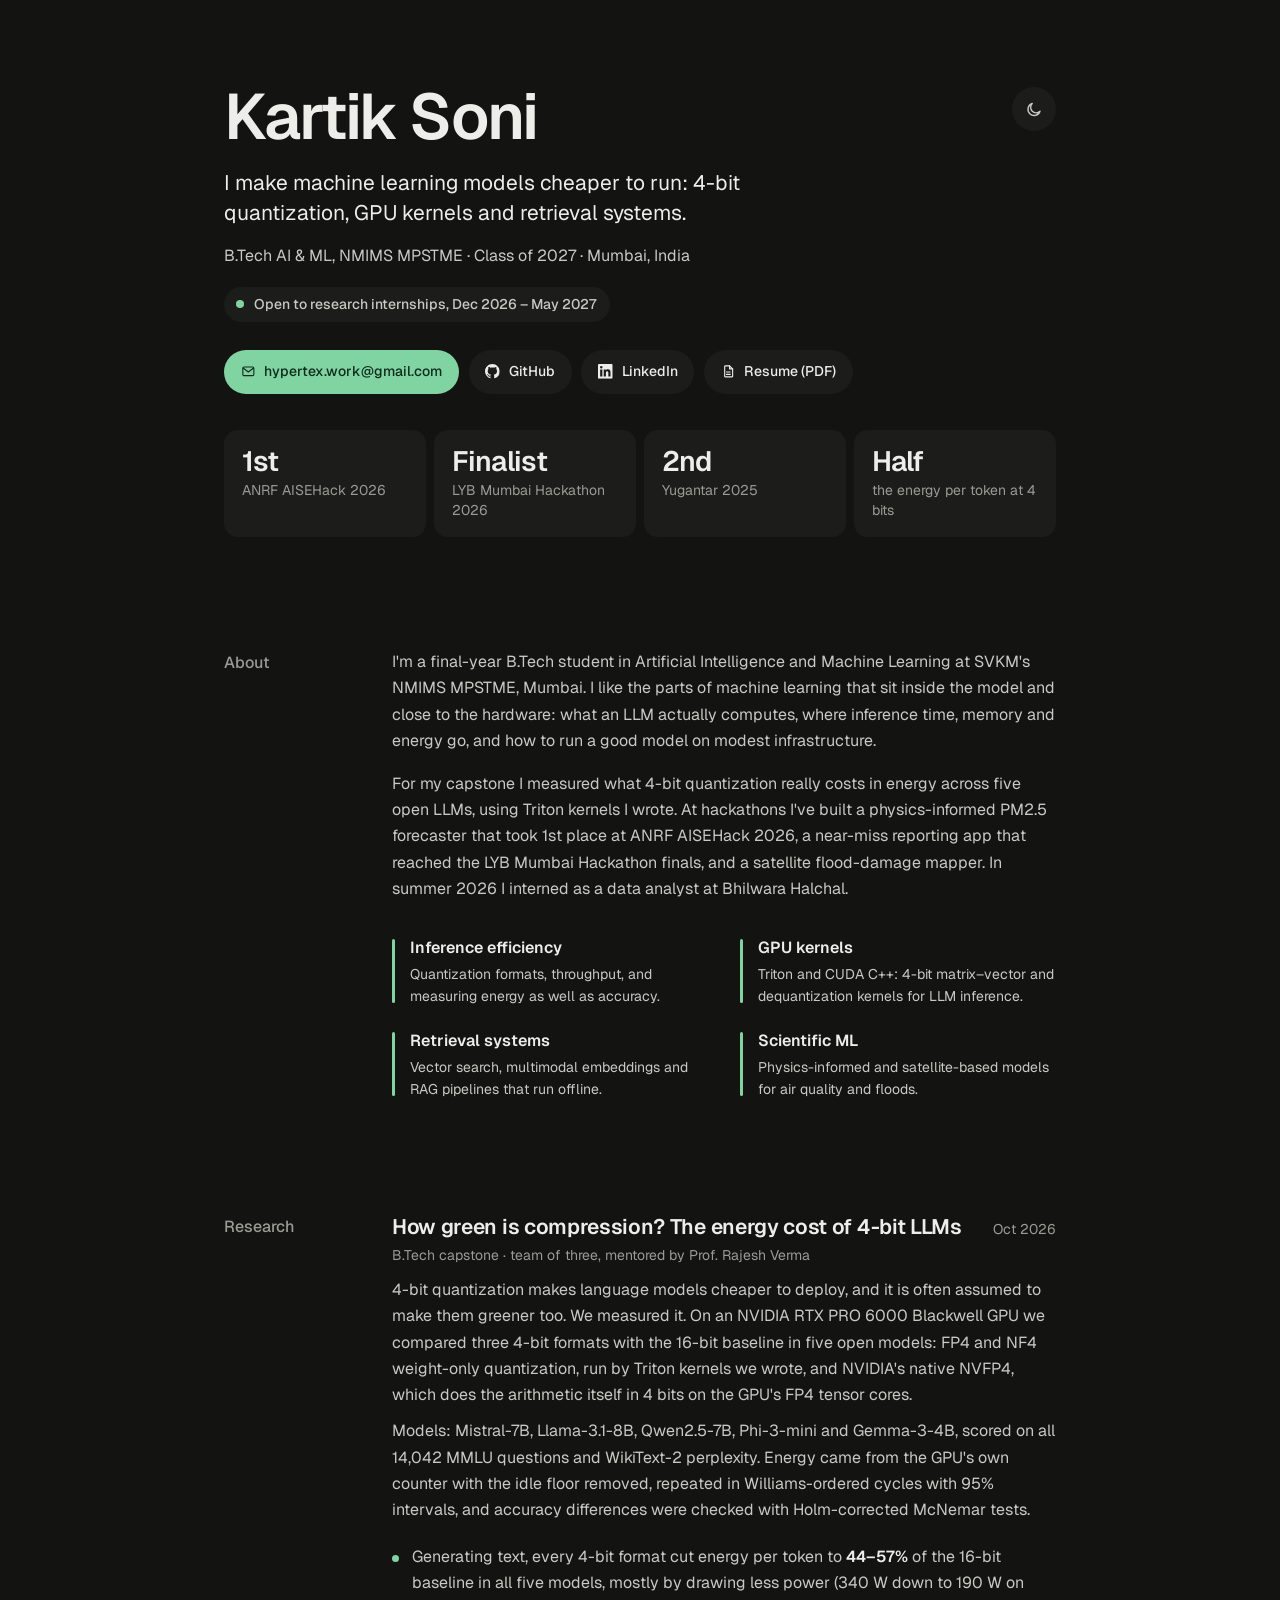
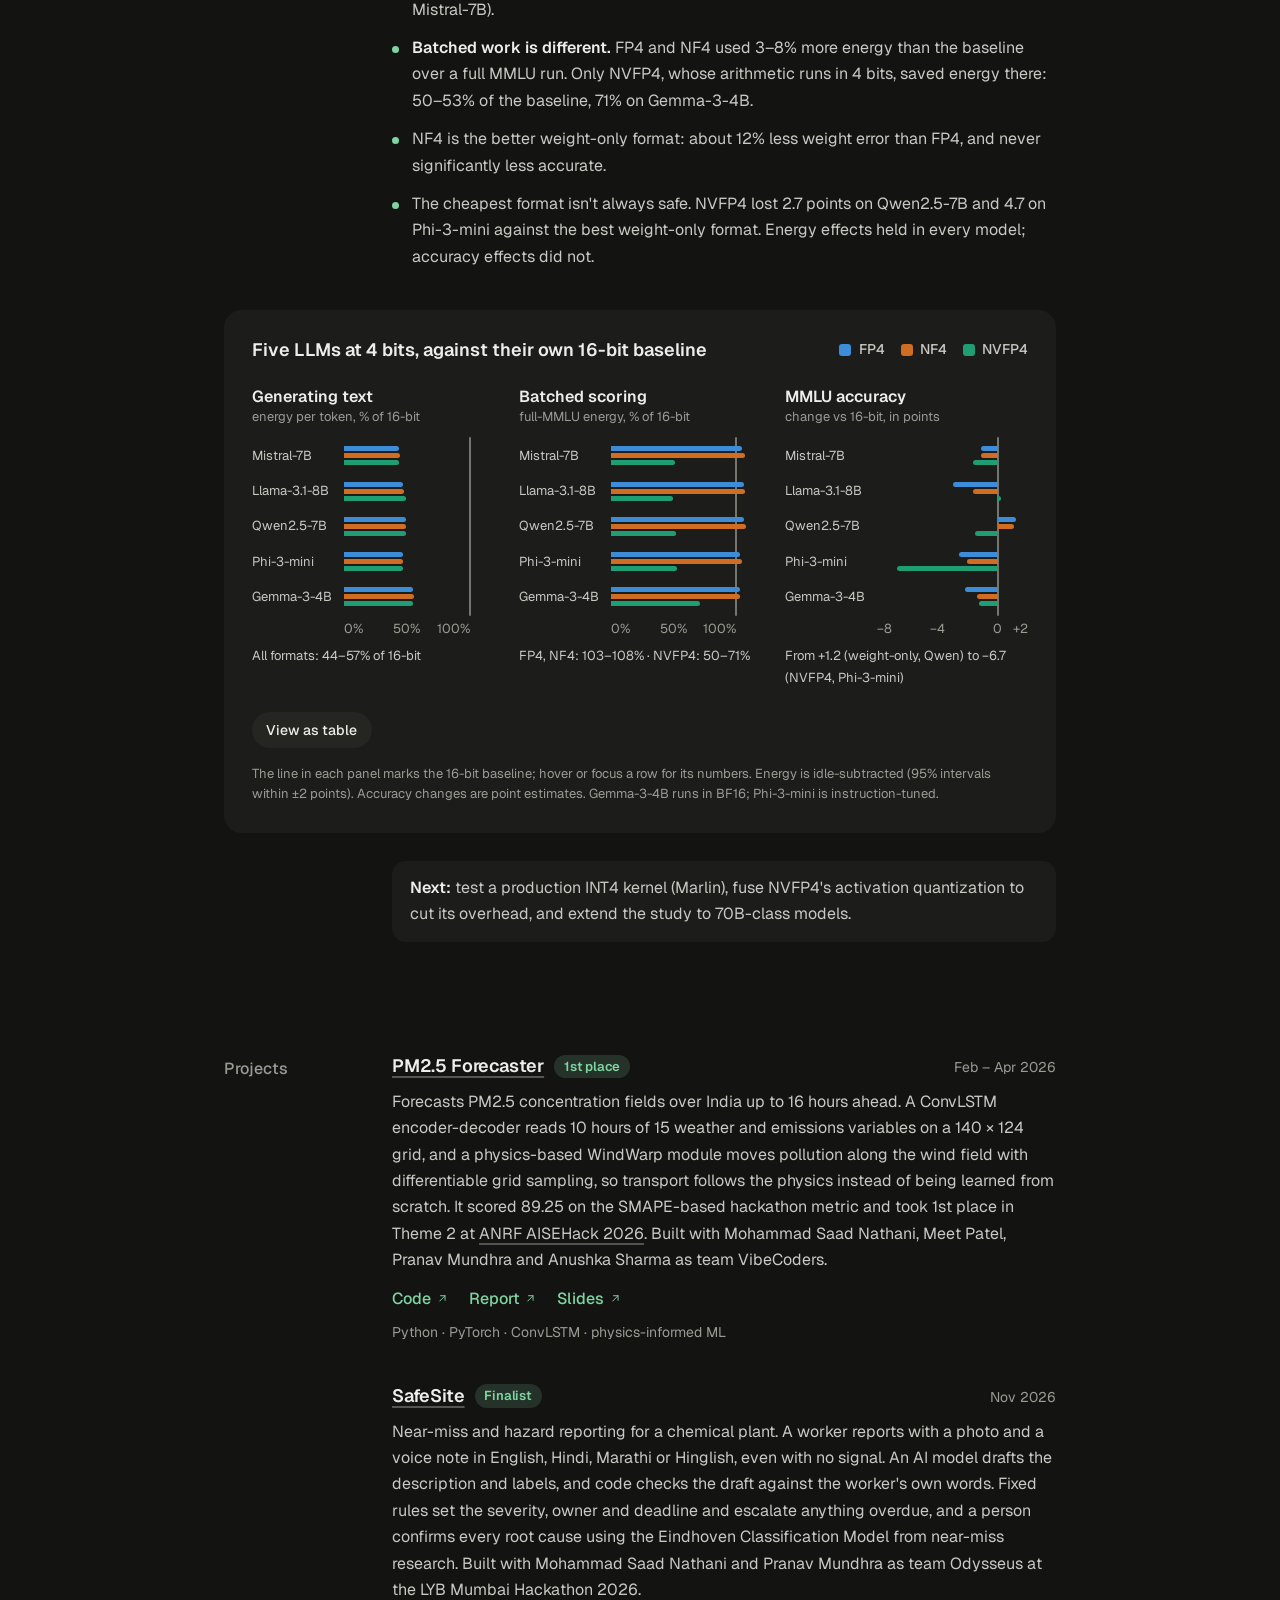
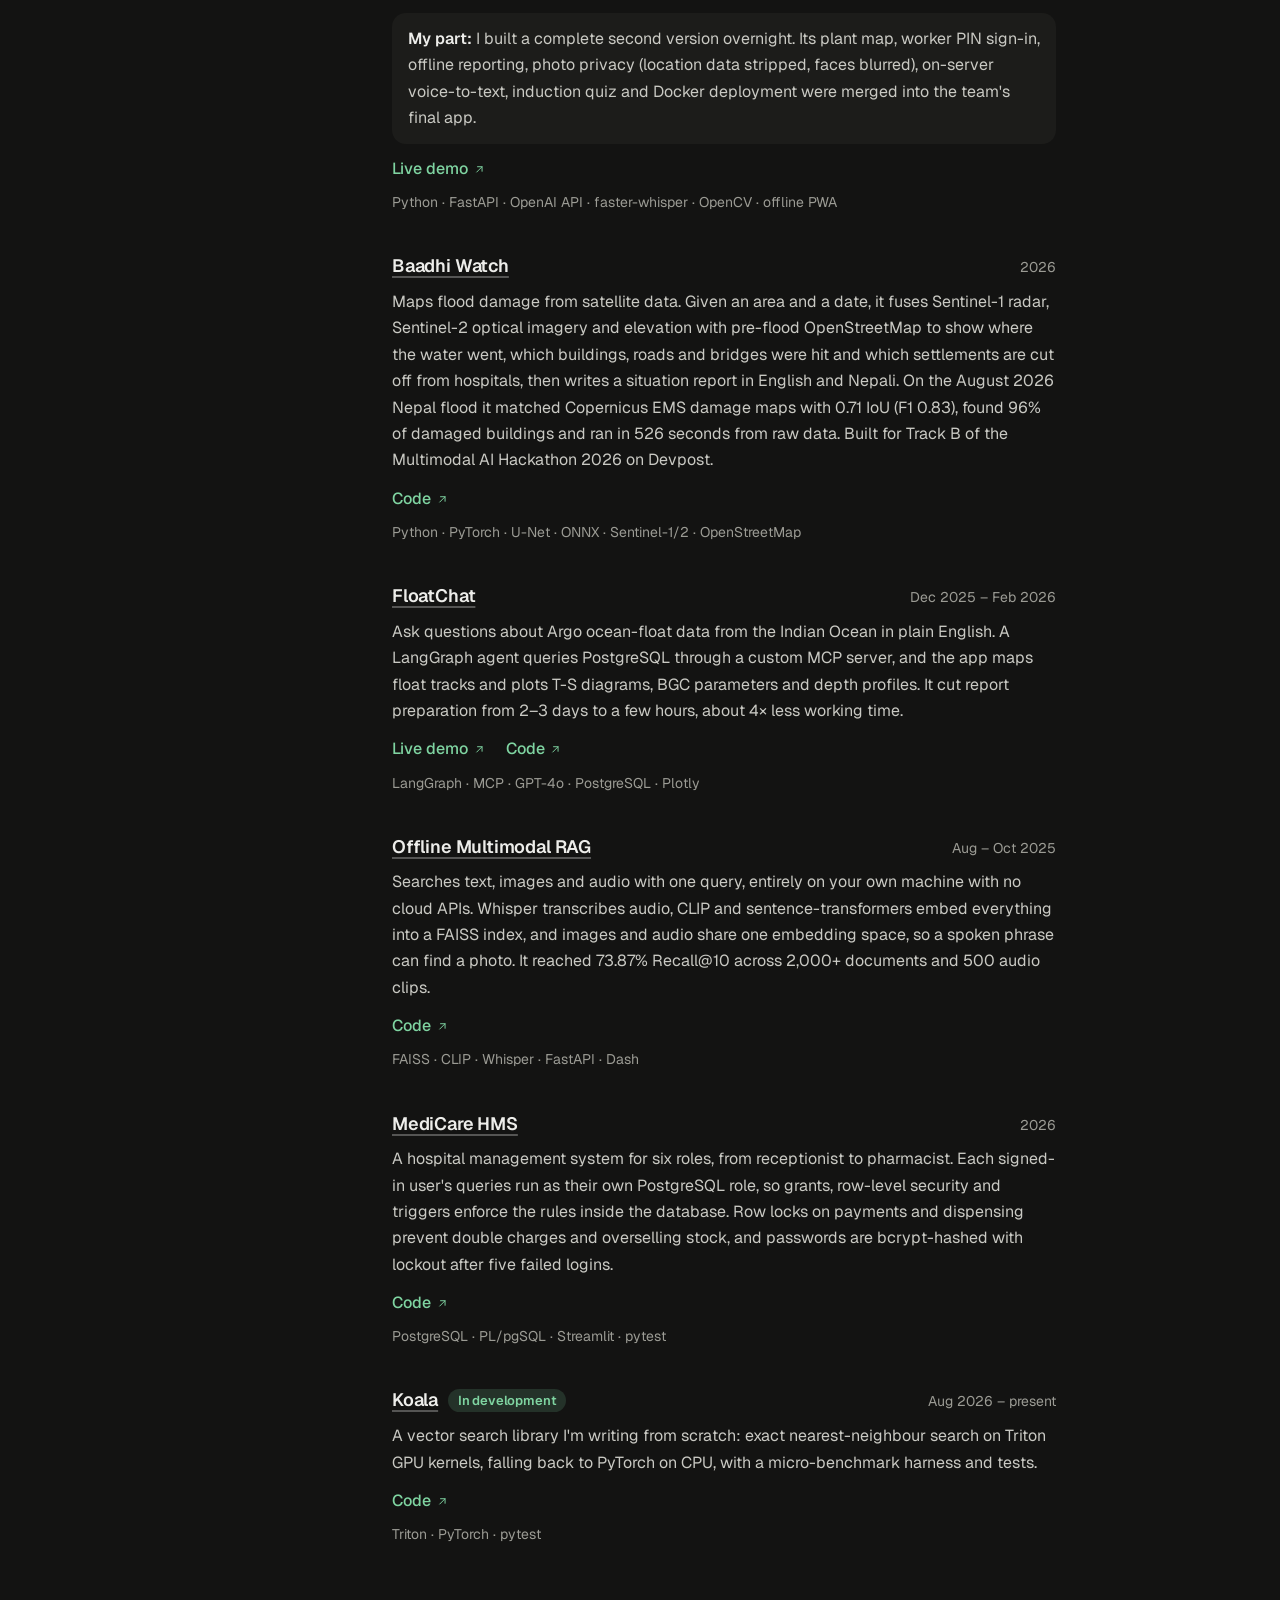
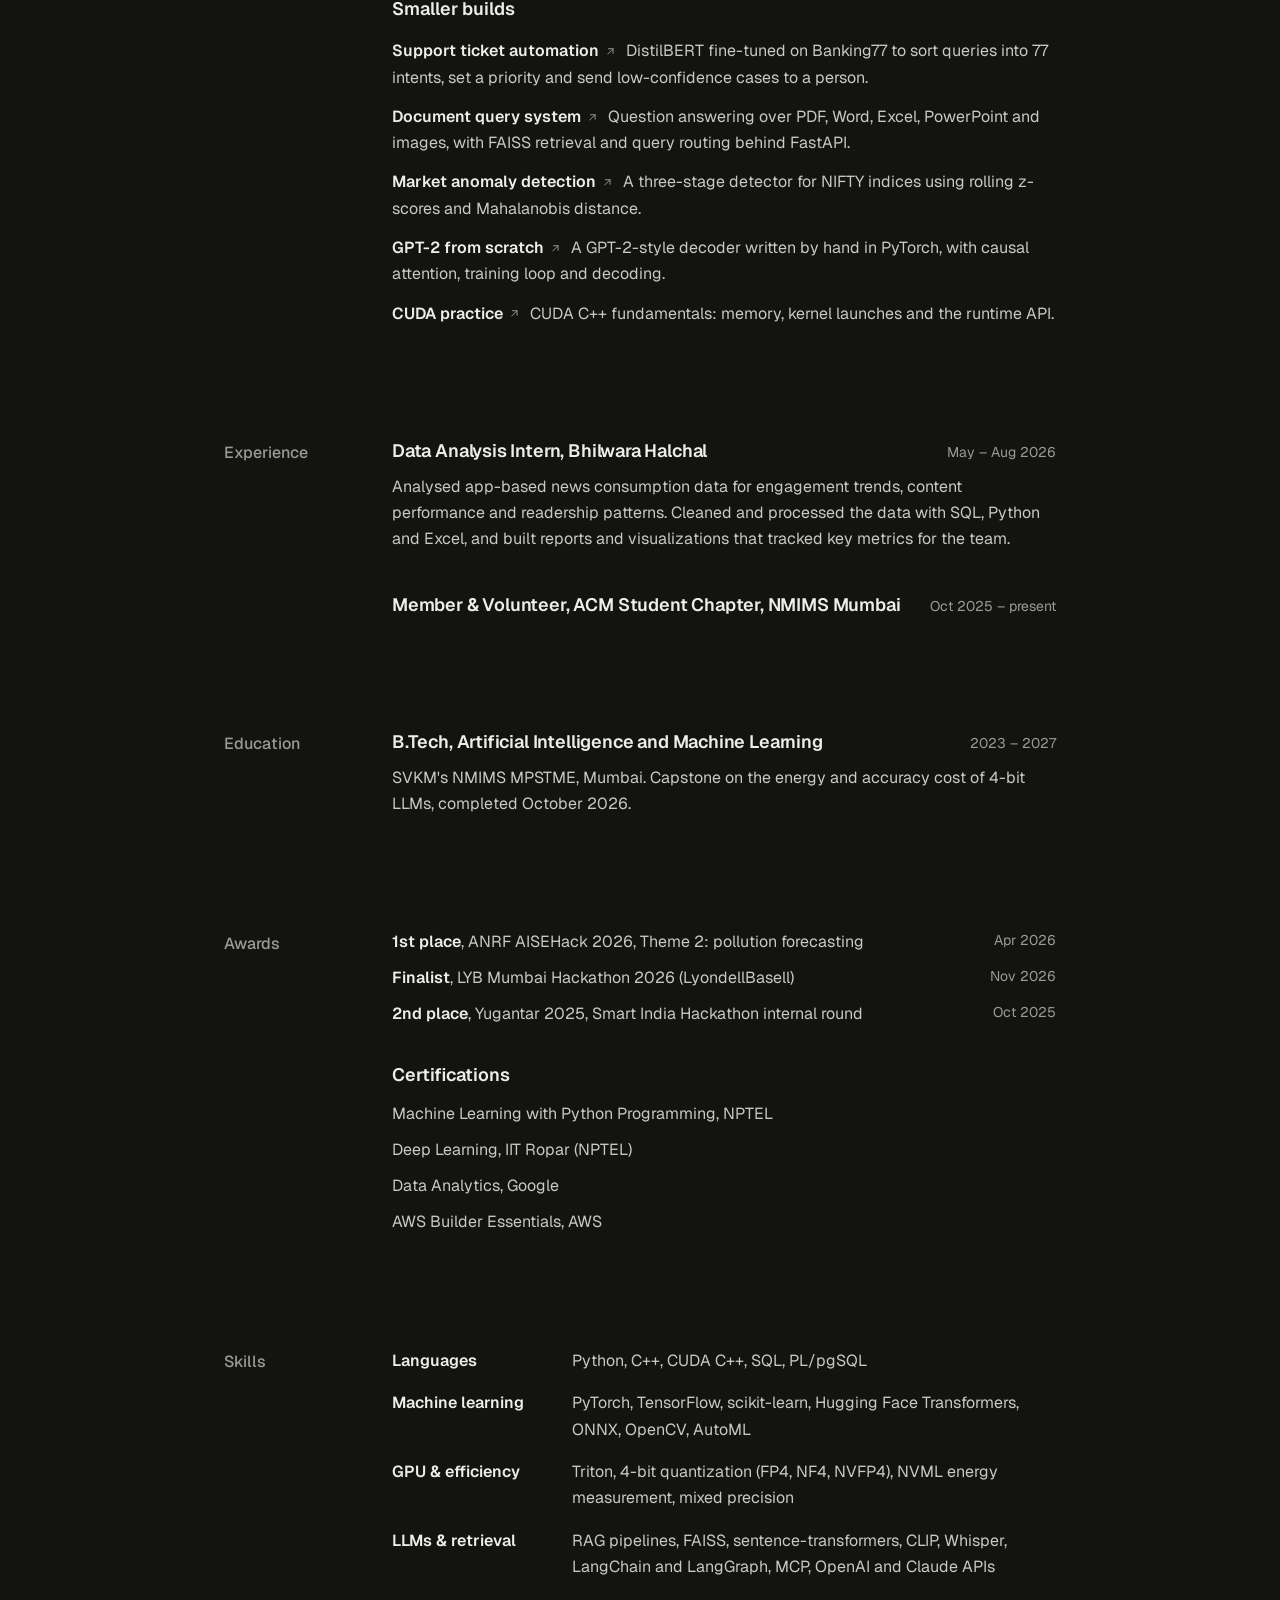
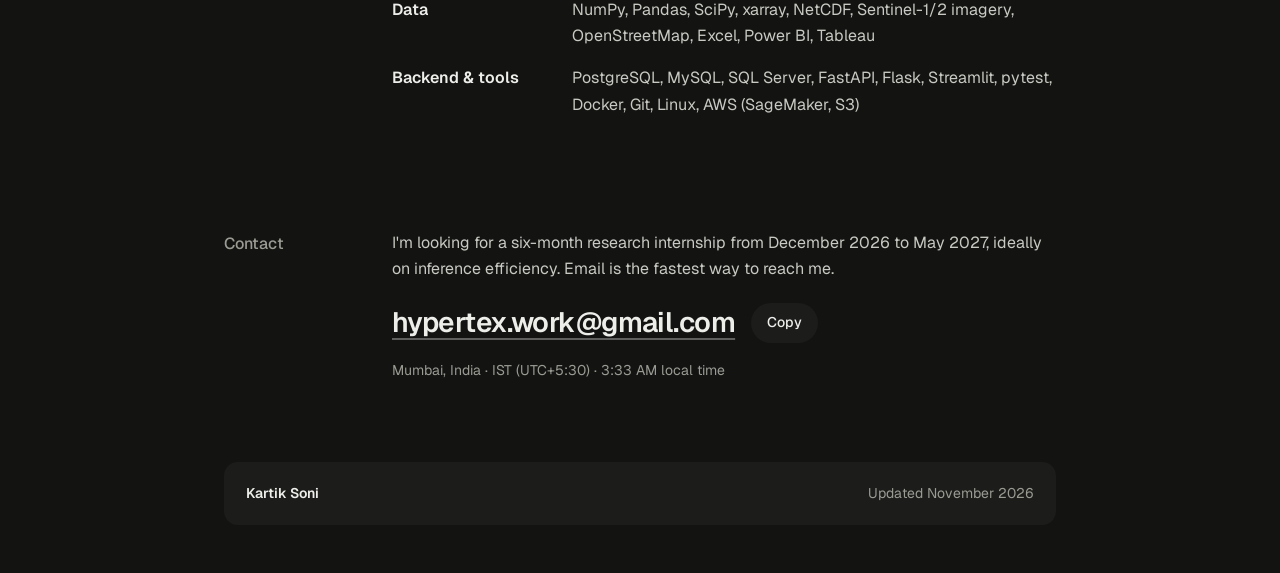
<file: index.html>
<!doctype html>
<html lang="en">
<head>
  <meta charset="utf-8">
  <meta name="viewport" content="width=device-width, initial-scale=1">
  <title>Kartik Soni · AI/ML Engineer</title>
  <meta name="description" content="Kartik Soni, final-year B.Tech AI & ML student at NMIMS Mumbai, working on inference efficiency: 4-bit quantization, GPU kernels and retrieval systems.">
  <meta name="author" content="Kartik Soni">
  <meta name="theme-color" content="#131312">
  <link rel="canonical" href="https://kartiks15.github.io/">
  <meta property="og:type" content="website">
  <meta property="og:url" content="https://kartiks15.github.io/">
  <meta property="og:title" content="Kartik Soni · AI/ML Engineer">
  <meta property="og:description" content="Inference efficiency, 4-bit quantization, GPU kernels and retrieval systems. Final-year B.Tech, NMIMS Mumbai.">
  <link rel="icon" href="data:image/svg+xml,%3Csvg xmlns='http://www.w3.org/2000/svg' viewBox='0 0 64 64'%3E%3Crect width='64' height='64' rx='14' fill='%23131312'/%3E%3Ctext x='32' y='42' font-family='Arial,Helvetica,sans-serif' font-weight='700' font-size='26' text-anchor='middle' fill='%237fd4a1'%3EKS%3C/text%3E%3C/svg%3E">
  <script>
    (function () {
      var d = document.documentElement, t = null;
      try { t = localStorage.getItem('ks-theme'); } catch (e) {}
      d.setAttribute('data-theme', t === 'light' ? 'light' : 'dark');
      d.classList.add('js');
    })();
  </script>
  <link rel="preconnect" href="https://fonts.googleapis.com">
  <link rel="preconnect" href="https://fonts.gstatic.com" crossorigin>
  <link rel="stylesheet" href="https://fonts.googleapis.com/css2?family=Geist:wght@400;500;600;700&display=swap">
  <link rel="stylesheet" href="assets/css/style.css?v=2026-11-23c">
  <script src="assets/js/main.js?v=2026-11-23c" defer></script>
</head>
<body>
  <a class="skip" href="#main">Skip to content</a>

  <svg class="sprite" aria-hidden="true" focusable="false">
    <symbol id="i-github" viewBox="0 0 16 16"><path fill="currentColor" stroke="none" d="M8 0C3.58 0 0 3.58 0 8c0 3.54 2.29 6.53 5.47 7.59.4.07.55-.17.55-.38 0-.19-.01-.82-.01-1.49-2.01.37-2.53-.49-2.69-.94-.09-.23-.48-.94-.82-1.13-.28-.15-.68-.52-.01-.53.63-.01 1.08.58 1.23.82.72 1.21 1.87.87 2.33.66.07-.52.28-.87.51-1.07-1.78-.2-3.64-.89-3.64-3.95 0-.87.31-1.59.82-2.15-.08-.2-.36-1.02.08-2.12 0 0 .67-.21 2.2.82.64-.18 1.32-.27 2-.27.68 0 1.36.09 2 .27 1.53-1.04 2.2-.82 2.2-.82.44 1.1.16 1.92.08 2.12.51.56.82 1.27.82 2.15 0 3.07-1.87 3.75-3.65 3.95.29.25.54.73.54 1.48 0 1.07-.01 1.93-.01 2.2 0 .21.15.46.55.38A8.01 8.01 0 0 0 16 8c0-4.42-3.58-8-8-8z"/></symbol>
    <symbol id="i-linkedin" viewBox="0 0 24 24"><path fill="currentColor" stroke="none" d="M20.45 20.45h-3.56v-5.57c0-1.33-.02-3.04-1.85-3.04-1.85 0-2.14 1.45-2.14 2.94v5.67H9.35V9h3.41v1.56h.05c.48-.9 1.64-1.85 3.37-1.85 3.6 0 4.27 2.37 4.27 5.46v6.28zM5.34 7.43a2.06 2.06 0 1 1 0-4.13 2.06 2.06 0 0 1 0 4.13zM7.12 20.45H3.56V9h3.56v11.45zM22.22 0H1.77C.79 0 0 .77 0 1.73v20.54C0 23.23.79 24 1.77 24h20.45c.98 0 1.78-.77 1.78-1.73V1.73C24 .77 23.2 0 22.22 0z"/></symbol>
    <symbol id="i-mail" viewBox="0 0 24 24"><rect x="3" y="5" width="18" height="14" rx="2"/><path d="m4 7 8 6 8-6"/></symbol>
    <symbol id="i-file" viewBox="0 0 24 24"><path d="M7 3h7l5 5v12a1 1 0 0 1-1 1H7a1 1 0 0 1-1-1V4a1 1 0 0 1 1-1z"/><path d="M14 3v5h5M9 13h6M9 17h6"/></symbol>
    <symbol id="i-arrow" viewBox="0 0 24 24"><path d="M7 17 17 7M8.5 7H17v8.5"/></symbol>
    <symbol id="i-sun" viewBox="0 0 24 24"><circle cx="12" cy="12" r="4"/><path d="M12 2.5v2M12 19.5v2M2.5 12h2M19.5 12h2M5.3 5.3l1.4 1.4M17.3 17.3l1.4 1.4M5.3 18.7l1.4-1.4M17.3 6.7l1.4-1.4"/></symbol>
    <symbol id="i-moon" viewBox="0 0 24 24"><path d="M19.5 14.6A8 8 0 1 1 9.4 4.5a6.4 6.4 0 0 0 10.1 10.1z"/></symbol>
  </svg>

  <main id="main" class="page">
    <header class="intro">
      <div class="intro__top">
        <h1>Kartik Soni</h1>
        <button class="theme js-theme" type="button" aria-label="Switch theme">
          <svg class="ico ico--sun" aria-hidden="true"><use href="#i-sun"/></svg>
          <svg class="ico ico--moon" aria-hidden="true"><use href="#i-moon"/></svg>
        </button>
      </div>
      <p class="intro__pitch">I make machine learning models cheaper to run: 4-bit quantization, GPU kernels and retrieval systems.</p>
      <p class="intro__meta">B.Tech AI &amp; ML, NMIMS MPSTME · Class of 2027 · Mumbai, India</p>
      <p class="intro__status">Open to research internships, Dec 2026 – May 2027</p>

      <nav aria-label="Contact links">
      <ul class="buttons">
        <li><a class="button button--primary" href="mailto:hypertex.work@gmail.com"><svg class="ico" aria-hidden="true"><use href="#i-mail"/></svg>hypertex.work@gmail.com</a></li>
        <li><a class="button" href="https://github.com/kartiks15" target="_blank" rel="noopener"><svg class="ico" aria-hidden="true"><use href="#i-github"/></svg>GitHub</a></li>
        <li><a class="button" href="https://www.linkedin.com/in/kartiksoni1/" target="_blank" rel="noopener"><svg class="ico" aria-hidden="true"><use href="#i-linkedin"/></svg>LinkedIn</a></li>
        <li><a class="button" href="docs/Kartik_Resume.pdf" target="_blank" rel="noopener"><svg class="ico" aria-hidden="true"><use href="#i-file"/></svg>Resume (PDF)</a></li>
      </ul>
      </nav>

      <ul class="stats" aria-label="Highlights">
        <li><b>1st</b> ANRF AISEHack 2026</li>
        <li><b>Finalist</b> LYB Mumbai Hackathon 2026</li>
        <li><b>2nd</b> Yugantar 2025</li>
        <li><b>Half</b> the energy per token at 4 bits</li>
      </ul>
    </header>

    <section class="row" id="about" aria-labelledby="about-h">
      <h2 class="row__label" id="about-h">About</h2>
      <div class="row__body prose">
        <p>I'm a final-year B.Tech student in Artificial Intelligence and Machine Learning at SVKM's NMIMS MPSTME, Mumbai. I like the parts of machine learning that sit inside the model and close to the hardware: what an LLM actually computes, where inference time, memory and energy go, and how to run a good model on modest infrastructure.</p>
        <p>For my capstone I measured what 4-bit quantization really costs in energy across five open LLMs, using Triton kernels I wrote. At hackathons I've built a physics-informed PM2.5 forecaster that took 1st place at ANRF AISEHack 2026, a near-miss reporting app that reached the LYB Mumbai Hackathon finals, and a satellite flood-damage mapper. In summer 2026 I interned as a data analyst at Bhilwara Halchal.</p>
        <dl class="focus">
          <div><dt>Inference efficiency</dt><dd>Quantization formats, throughput, and measuring energy as well as accuracy.</dd></div>
          <div><dt>GPU kernels</dt><dd>Triton and CUDA C++: 4-bit matrix–vector and dequantization kernels for LLM inference.</dd></div>
          <div><dt>Retrieval systems</dt><dd>Vector search, multimodal embeddings and RAG pipelines that run offline.</dd></div>
          <div><dt>Scientific ML</dt><dd>Physics-informed and satellite-based models for air quality and floods.</dd></div>
        </dl>
      </div>
    </section>

    <section class="row" id="research" aria-labelledby="research-h">
      <h2 class="row__label" id="research-h">Research</h2>
      <div class="row__body">
        <article class="entry entry--lead" id="capstone">
          <div class="entry__head">
            <h3>How green is compression? The energy cost of 4-bit LLMs</h3>
            <p class="entry__date">Oct 2026</p>
          </div>
          <p class="entry__meta">B.Tech capstone · team of three, mentored by Prof. Rajesh Verma</p>
          <p>4-bit quantization makes language models cheaper to deploy, and it is often assumed to make them greener too. We measured it. On an NVIDIA RTX PRO 6000 Blackwell GPU we compared three 4-bit formats with the 16-bit baseline in five open models: FP4 and NF4 weight-only quantization, run by Triton kernels we wrote, and NVIDIA's native NVFP4, which does the arithmetic itself in 4 bits on the GPU's FP4 tensor cores.</p>
          <p>Models: Mistral-7B, Llama-3.1-8B, Qwen2.5-7B, Phi-3-mini and Gemma-3-4B, scored on all 14,042 MMLU questions and WikiText-2 perplexity. Energy came from the GPU's own counter with the idle floor removed, repeated in Williams-ordered cycles with 95% intervals, and accuracy differences were checked with Holm-corrected McNemar tests.</p>
          <ul class="findings">
            <li>Generating text, every 4-bit format cut energy per token to <b>44–57%</b> of the 16-bit baseline in all five models, mostly by drawing less power (340 W down to 190 W on Mistral-7B).</li>
            <li><b>Batched work is different.</b> FP4 and NF4 used 3–8% more energy than the baseline over a full MMLU run. Only NVFP4, whose arithmetic runs in 4 bits, saved energy there: 50–53% of the baseline, 71% on Gemma-3-4B.</li>
            <li>NF4 is the better weight-only format: about 12% less weight error than FP4, and never significantly less accurate.</li>
            <li>The cheapest format isn't always safe. NVFP4 lost 2.7 points on Qwen2.5-7B and 4.7 on Phi-3-mini against the best weight-only format. Energy effects held in every model; accuracy effects did not.</li>
          </ul>
        </article>
      </div>

      <figure class="chart row__wide" aria-labelledby="chart-title">
        <figcaption class="chart__cap">
          <p class="chart__title" id="chart-title">Five LLMs at 4 bits, against their own 16-bit baseline</p>
          <ul class="legend" aria-label="Legend">
            <li><span class="sw sw--fp4"></span>FP4</li>
            <li><span class="sw sw--nf4"></span>NF4</li>
            <li><span class="sw sw--nvfp4"></span>NVFP4</li>
          </ul>
        </figcaption>
        <div class="chart__grid">
        <div class="panel">
          <h4>Generating text<span>energy per token, % of 16-bit</span></h4>
          <div class="gplot" style="--ref:0.8333"><div class="grow" tabindex="0" data-tip="Mistral-7B · energy per token: FP4 44%, NF4 45%, NVFP4 44% of 16-bit"><span class="grow__k">Mistral-7B</span><span class="grow__bars"><span class="gbar gbar--fp4" style="width:36.67%"></span><span class="gbar gbar--nf4" style="width:37.5%"></span><span class="gbar gbar--nvfp4" style="width:36.67%"></span></span></div><div class="grow" tabindex="0" data-tip="Llama-3.1-8B · energy per token: FP4 47%, NF4 48%, NVFP4 49% of 16-bit"><span class="grow__k">Llama-3.1-8B</span><span class="grow__bars"><span class="gbar gbar--fp4" style="width:39.17%"></span><span class="gbar gbar--nf4" style="width:40%"></span><span class="gbar gbar--nvfp4" style="width:40.83%"></span></span></div><div class="grow" tabindex="0" data-tip="Qwen2.5-7B · energy per token: FP4 49%, NF4 49%, NVFP4 49% of 16-bit"><span class="grow__k">Qwen2.5-7B</span><span class="grow__bars"><span class="gbar gbar--fp4" style="width:40.83%"></span><span class="gbar gbar--nf4" style="width:40.83%"></span><span class="gbar gbar--nvfp4" style="width:40.83%"></span></span></div><div class="grow" tabindex="0" data-tip="Phi-3-mini · energy per token: FP4 47%, NF4 47%, NVFP4 47% of 16-bit"><span class="grow__k">Phi-3-mini</span><span class="grow__bars"><span class="gbar gbar--fp4" style="width:39.17%"></span><span class="gbar gbar--nf4" style="width:39.17%"></span><span class="gbar gbar--nvfp4" style="width:39.17%"></span></span></div><div class="grow" tabindex="0" data-tip="Gemma-3-4B · energy per token: FP4 55%, NF4 56%, NVFP4 55% of 16-bit"><span class="grow__k">Gemma-3-4B</span><span class="grow__bars"><span class="gbar gbar--fp4" style="width:45.83%"></span><span class="gbar gbar--nf4" style="width:46.67%"></span><span class="gbar gbar--nvfp4" style="width:45.83%"></span></span></div></div>
          <div class="gaxis" aria-hidden="true"><span style="left:0%">0%</span><span style="left:41.67%">50%</span><span style="left:83.33%">100%</span></div>
          <p class="panel__note">All formats: 44–57% of 16-bit</p>
        </div>
        <div class="panel">
          <h4>Batched scoring<span>full-MMLU energy, % of 16-bit</span></h4>
          <div class="gplot" style="--ref:0.8333"><div class="grow" tabindex="0" data-tip="Mistral-7B · full-MMLU energy: FP4 105%, NF4 107%, NVFP4 51% of 16-bit"><span class="grow__k">Mistral-7B</span><span class="grow__bars"><span class="gbar gbar--fp4" style="width:87.5%"></span><span class="gbar gbar--nf4" style="width:89.17%"></span><span class="gbar gbar--nvfp4" style="width:42.5%"></span></span></div><div class="grow" tabindex="0" data-tip="Llama-3.1-8B · full-MMLU energy: FP4 106%, NF4 107%, NVFP4 50% of 16-bit"><span class="grow__k">Llama-3.1-8B</span><span class="grow__bars"><span class="gbar gbar--fp4" style="width:88.33%"></span><span class="gbar gbar--nf4" style="width:89.17%"></span><span class="gbar gbar--nvfp4" style="width:41.67%"></span></span></div><div class="grow" tabindex="0" data-tip="Qwen2.5-7B · full-MMLU energy: FP4 106%, NF4 108%, NVFP4 52% of 16-bit"><span class="grow__k">Qwen2.5-7B</span><span class="grow__bars"><span class="gbar gbar--fp4" style="width:88.33%"></span><span class="gbar gbar--nf4" style="width:90%"></span><span class="gbar gbar--nvfp4" style="width:43.33%"></span></span></div><div class="grow" tabindex="0" data-tip="Phi-3-mini · full-MMLU energy: FP4 103%, NF4 105%, NVFP4 53% of 16-bit"><span class="grow__k">Phi-3-mini</span><span class="grow__bars"><span class="gbar gbar--fp4" style="width:85.83%"></span><span class="gbar gbar--nf4" style="width:87.5%"></span><span class="gbar gbar--nvfp4" style="width:44.17%"></span></span></div><div class="grow" tabindex="0" data-tip="Gemma-3-4B · full-MMLU energy: FP4 103%, NF4 103%, NVFP4 71% of 16-bit"><span class="grow__k">Gemma-3-4B</span><span class="grow__bars"><span class="gbar gbar--fp4" style="width:85.83%"></span><span class="gbar gbar--nf4" style="width:85.83%"></span><span class="gbar gbar--nvfp4" style="width:59.17%"></span></span></div></div>
          <div class="gaxis" aria-hidden="true"><span style="left:0%">0%</span><span style="left:41.67%">50%</span><span style="left:83.33%">100%</span></div>
          <p class="panel__note">FP4, NF4: 103–108% · NVFP4: 50–71%</p>
        </div>
        <div class="panel">
          <h4>MMLU accuracy<span>change vs 16-bit, in points</span></h4>
          <div class="gplot" style="--ref:0.8000"><div class="grow" tabindex="0" data-tip="Mistral-7B · MMLU change: FP4 −1.1, NF4 −1.2, NVFP4 −1.7 points (16-bit: 50.3%)"><span class="grow__k">Mistral-7B</span><span class="grow__bars"><span class="gbar gbar--fp4 gbar--neg" style="margin-left:69.1%;width:10.9%"></span><span class="gbar gbar--nf4 gbar--neg" style="margin-left:68.5%;width:11.5%"></span><span class="gbar gbar--nvfp4 gbar--neg" style="margin-left:63.3%;width:16.7%"></span></span></div><div class="grow" tabindex="0" data-tip="Llama-3.1-8B · MMLU change: FP4 −3.0, NF4 −1.6, NVFP4 +0.2 points (16-bit: 46.4%)"><span class="grow__k">Llama-3.1-8B</span><span class="grow__bars"><span class="gbar gbar--fp4 gbar--neg" style="margin-left:50.2%;width:29.8%"></span><span class="gbar gbar--nf4 gbar--neg" style="margin-left:63.5%;width:16.5%"></span><span class="gbar gbar--nvfp4 gbar--pos" style="margin-left:80%;width:2.2%"></span></span></div><div class="grow" tabindex="0" data-tip="Qwen2.5-7B · MMLU change: FP4 +1.2, NF4 +1.1, NVFP4 −1.5 points (16-bit: 59.4%)"><span class="grow__k">Qwen2.5-7B</span><span class="grow__bars"><span class="gbar gbar--fp4 gbar--pos" style="margin-left:80%;width:11.9%"></span><span class="gbar gbar--nf4 gbar--pos" style="margin-left:80%;width:10.6%"></span><span class="gbar gbar--nvfp4 gbar--neg" style="margin-left:65%;width:15%"></span></span></div><div class="grow" tabindex="0" data-tip="Phi-3-mini · MMLU change: FP4 −2.6, NF4 −2.0, NVFP4 −6.7 points (16-bit: 53.5%)"><span class="grow__k">Phi-3-mini</span><span class="grow__bars"><span class="gbar gbar--fp4 gbar--neg" style="margin-left:54.3%;width:25.7%"></span><span class="gbar gbar--nf4 gbar--neg" style="margin-left:59.7%;width:20.3%"></span><span class="gbar gbar--nvfp4 gbar--neg" style="margin-left:13.1%;width:66.9%"></span></span></div><div class="grow" tabindex="0" data-tip="Gemma-3-4B · MMLU change: FP4 −2.2, NF4 −1.4, NVFP4 −1.2 points (16-bit: 40.7%)"><span class="grow__k">Gemma-3-4B</span><span class="grow__bars"><span class="gbar gbar--fp4 gbar--neg" style="margin-left:58%;width:22%"></span><span class="gbar gbar--nf4 gbar--neg" style="margin-left:65.9%;width:14.1%"></span><span class="gbar gbar--nvfp4 gbar--neg" style="margin-left:67.6%;width:12.4%"></span></span></div></div>
          <div class="gaxis" aria-hidden="true"><span style="left:0%">−8</span><span style="left:40%">−4</span><span style="left:80%">0</span><span style="left:100%">+2</span></div>
          <p class="panel__note">From +1.2 (weight-only, Qwen) to −6.7 (NVFP4, Phi-3-mini)</p>
        </div>
        </div>
        <details class="chart__table">
          <summary>View as table</summary>
          <div class="table-scroll">
          <table>
            <thead><tr><th scope="col">Model</th><th scope="col">Format</th><th scope="col">Energy / token</th><th scope="col">MMLU energy</th><th scope="col">MMLU acc.</th><th scope="col">vs 16-bit</th></tr></thead>
            <tbody>
            <tr><th scope="row">Mistral-7B</th><td>FP4</td><td>44%</td><td>105%</td><td>49.18</td><td>−1.1</td></tr>
            <tr><th scope="row">Mistral-7B</th><td>NF4</td><td>45%</td><td>107%</td><td>49.12</td><td>−1.2</td></tr>
            <tr><th scope="row">Mistral-7B</th><td>NVFP4</td><td>44%</td><td>51%</td><td>48.60</td><td>−1.7</td></tr>
            <tr><th scope="row">Llama-3.1-8B</th><td>FP4</td><td>47%</td><td>106%</td><td>43.46</td><td>−3.0</td></tr>
            <tr><th scope="row">Llama-3.1-8B</th><td>NF4</td><td>48%</td><td>107%</td><td>44.79</td><td>−1.6</td></tr>
            <tr><th scope="row">Llama-3.1-8B</th><td>NVFP4</td><td>49%</td><td>50%</td><td>46.66</td><td>+0.2</td></tr>
            <tr><th scope="row">Qwen2.5-7B</th><td>FP4</td><td>49%</td><td>106%</td><td>60.55</td><td>+1.2</td></tr>
            <tr><th scope="row">Qwen2.5-7B</th><td>NF4</td><td>49%</td><td>108%</td><td>60.42</td><td>+1.1</td></tr>
            <tr><th scope="row">Qwen2.5-7B</th><td>NVFP4</td><td>49%</td><td>52%</td><td>57.86</td><td>−1.5</td></tr>
            <tr><th scope="row">Phi-3-mini</th><td>FP4</td><td>47%</td><td>103%</td><td>50.89</td><td>−2.6</td></tr>
            <tr><th scope="row">Phi-3-mini</th><td>NF4</td><td>47%</td><td>105%</td><td>51.43</td><td>−2.0</td></tr>
            <tr><th scope="row">Phi-3-mini</th><td>NVFP4</td><td>47%</td><td>53%</td><td>46.77</td><td>−6.7</td></tr>
            <tr><th scope="row">Gemma-3-4B</th><td>FP4</td><td>55%</td><td>103%</td><td>38.46</td><td>−2.2</td></tr>
            <tr><th scope="row">Gemma-3-4B</th><td>NF4</td><td>56%</td><td>103%</td><td>39.25</td><td>−1.4</td></tr>
            <tr><th scope="row">Gemma-3-4B</th><td>NVFP4</td><td>55%</td><td>71%</td><td>39.42</td><td>−1.2</td></tr>
            </tbody>
          </table>
          </div>
        </details>
        <p class="chart__note">The line in each panel marks the 16-bit baseline; hover or focus a row for its numbers. Energy is idle-subtracted (95% intervals within ±2 points). Accuracy changes are point estimates. Gemma-3-4B runs in BF16; Phi-3-mini is instruction-tuned.</p>
      </figure>

      <div class="row__body row__after">
        <p class="next"><b>Next:</b> test a production INT4 kernel (Marlin), fuse NVFP4's activation quantization to cut its overhead, and extend the study to 70B-class models.</p>
      </div>
    </section>

    <section class="row" id="projects" aria-labelledby="projects-h">
      <h2 class="row__label" id="projects-h">Projects</h2>
      <div class="row__body">
          <article class="entry" id="p-pm25">
            <div class="entry__head">
              <h3><a href="https://github.com/kartiks15/ANRF_AISEHack_VibeCoders" target="_blank" rel="noopener">PM2.5 Forecaster</a> <span class="badge">1st place</span></h3>
              <p class="entry__date">Feb – Apr 2026</p>
            </div>
            <p>Forecasts PM2.5 concentration fields over India up to 16 hours ahead. A ConvLSTM encoder-decoder reads 10 hours of 15 weather and emissions variables on a 140 × 124 grid, and a physics-based WindWarp module moves pollution along the wind field with differentiable grid sampling, so transport follows the physics instead of being learned from scratch. It scored 89.25 on the SMAPE-based hackathon metric and took 1st place in Theme 2 at <a href="https://precog.iiit.ac.in/aisehack/past-editions/edition-1" target="_blank" rel="noopener">ANRF AISEHack 2026</a>. Built with Mohammad Saad Nathani, Meet Patel, Pranav Mundhra and Anushka Sharma as team VibeCoders.</p>
            <ul class="entry__links"><li><a href="https://github.com/kartiks15/ANRF_AISEHack_VibeCoders" target="_blank" rel="noopener">Code<svg class="ico ico--sm" aria-hidden="true"><use href="#i-arrow"/></svg></a></li><li><a href="https://drive.google.com/file/d/16dUQPQ_1d0vHWP6nEnu2f8lM_Ie1vkV6/view" target="_blank" rel="noopener">Report<svg class="ico ico--sm" aria-hidden="true"><use href="#i-arrow"/></svg></a></li><li><a href="https://drive.google.com/file/d/1_hshWcapUWwVLjvo83h8opEsP8ZbSe4a/view" target="_blank" rel="noopener">Slides<svg class="ico ico--sm" aria-hidden="true"><use href="#i-arrow"/></svg></a></li></ul>
            <p class="entry__tags">Python · PyTorch · ConvLSTM · physics-informed ML</p>
          </article>

          <article class="entry" id="p-safesite">
            <div class="entry__head">
              <h3><a href="https://nearmiss.saadnathani.me/" target="_blank" rel="noopener">SafeSite</a> <span class="badge">Finalist</span></h3>
              <p class="entry__date">Nov 2026</p>
            </div>
            <p>Near-miss and hazard reporting for a chemical plant. A worker reports with a photo and a voice note in English, Hindi, Marathi or Hinglish, even with no signal. An AI model drafts the description and labels, and code checks the draft against the worker's own words. Fixed rules set the severity, owner and deadline and escalate anything overdue, and a person confirms every root cause using the Eindhoven Classification Model from near-miss research. Built with Mohammad Saad Nathani and Pranav Mundhra as team Odysseus at the LYB Mumbai Hackathon 2026.</p>
            <p class="entry__part"><b>My part:</b> I built a complete second version overnight. Its plant map, worker PIN sign-in, offline reporting, photo privacy (location data stripped, faces blurred), on-server voice-to-text, induction quiz and Docker deployment were merged into the team's final app.</p>
            <ul class="entry__links"><li><a href="https://nearmiss.saadnathani.me/" target="_blank" rel="noopener">Live demo<svg class="ico ico--sm" aria-hidden="true"><use href="#i-arrow"/></svg></a></li></ul>
            <p class="entry__tags">Python · FastAPI · OpenAI API · faster-whisper · OpenCV · offline PWA</p>
          </article>

          <article class="entry" id="p-baadhi">
            <div class="entry__head">
              <h3><a href="https://github.com/kartiks15/Baadh-watch" target="_blank" rel="noopener">Baadhi Watch</a></h3>
              <p class="entry__date">2026</p>
            </div>
            <p>Maps flood damage from satellite data. Given an area and a date, it fuses Sentinel-1 radar, Sentinel-2 optical imagery and elevation with pre-flood OpenStreetMap to show where the water went, which buildings, roads and bridges were hit and which settlements are cut off from hospitals, then writes a situation report in English and Nepali. On the August 2026 Nepal flood it matched Copernicus EMS damage maps with 0.71 IoU (F1 0.83), found 96% of damaged buildings and ran in 526 seconds from raw data. Built for Track B of the Multimodal AI Hackathon 2026 on Devpost.</p>
            <ul class="entry__links"><li><a href="https://github.com/kartiks15/Baadh-watch" target="_blank" rel="noopener">Code<svg class="ico ico--sm" aria-hidden="true"><use href="#i-arrow"/></svg></a></li></ul>
            <p class="entry__tags">Python · PyTorch · U-Net · ONNX · Sentinel-1/2 · OpenStreetMap</p>
          </article>

          <article class="entry" id="p-floatchat">
            <div class="entry__head">
              <h3><a href="https://floatchat.duckdns.org/" target="_blank" rel="noopener">FloatChat</a></h3>
              <p class="entry__date">Dec 2025 – Feb 2026</p>
            </div>
            <p>Ask questions about Argo ocean-float data from the Indian Ocean in plain English. A LangGraph agent queries PostgreSQL through a custom MCP server, and the app maps float tracks and plots T-S diagrams, BGC parameters and depth profiles. It cut report preparation from 2–3 days to a few hours, about 4× less working time.</p>
            <ul class="entry__links"><li><a href="https://floatchat.duckdns.org/" target="_blank" rel="noopener">Live demo<svg class="ico ico--sm" aria-hidden="true"><use href="#i-arrow"/></svg></a></li><li><a href="https://github.com/kartiks15/FloatChat" target="_blank" rel="noopener">Code<svg class="ico ico--sm" aria-hidden="true"><use href="#i-arrow"/></svg></a></li></ul>
            <p class="entry__tags">LangGraph · MCP · GPT-4o · PostgreSQL · Plotly</p>
          </article>

          <article class="entry" id="p-rag">
            <div class="entry__head">
              <h3><a href="https://github.com/kartiks15/Private-RAG" target="_blank" rel="noopener">Offline Multimodal RAG</a></h3>
              <p class="entry__date">Aug – Oct 2025</p>
            </div>
            <p>Searches text, images and audio with one query, entirely on your own machine with no cloud APIs. Whisper transcribes audio, CLIP and sentence-transformers embed everything into a FAISS index, and images and audio share one embedding space, so a spoken phrase can find a photo. It reached 73.87% Recall@10 across 2,000+ documents and 500 audio clips.</p>
            <ul class="entry__links"><li><a href="https://github.com/kartiks15/Private-RAG" target="_blank" rel="noopener">Code<svg class="ico ico--sm" aria-hidden="true"><use href="#i-arrow"/></svg></a></li></ul>
            <p class="entry__tags">FAISS · CLIP · Whisper · FastAPI · Dash</p>
          </article>

          <article class="entry" id="p-hms">
            <div class="entry__head">
              <h3><a href="https://github.com/kartiks15/hospital-mangement-system" target="_blank" rel="noopener">MediCare HMS</a></h3>
              <p class="entry__date">2026</p>
            </div>
            <p>A hospital management system for six roles, from receptionist to pharmacist. Each signed-in user's queries run as their own PostgreSQL role, so grants, row-level security and triggers enforce the rules inside the database. Row locks on payments and dispensing prevent double charges and overselling stock, and passwords are bcrypt-hashed with lockout after five failed logins.</p>
            <ul class="entry__links"><li><a href="https://github.com/kartiks15/hospital-mangement-system" target="_blank" rel="noopener">Code<svg class="ico ico--sm" aria-hidden="true"><use href="#i-arrow"/></svg></a></li></ul>
            <p class="entry__tags">PostgreSQL · PL/pgSQL · Streamlit · pytest</p>
          </article>

          <article class="entry" id="p-koala">
            <div class="entry__head">
              <h3><a href="https://github.com/kartiks15/koala" target="_blank" rel="noopener">Koala</a> <span class="badge">In development</span></h3>
              <p class="entry__date">Aug 2026 – present</p>
            </div>
            <p>A vector search library I'm writing from scratch: exact nearest-neighbour search on Triton GPU kernels, falling back to PyTorch on CPU, with a micro-benchmark harness and tests.</p>
            <ul class="entry__links"><li><a href="https://github.com/kartiks15/koala" target="_blank" rel="noopener">Code<svg class="ico ico--sm" aria-hidden="true"><use href="#i-arrow"/></svg></a></li></ul>
            <p class="entry__tags">Triton · PyTorch · pytest</p>
          </article>

          <div class="more">
            <h3>Smaller builds</h3>
            <ul>
              <li><a href="https://github.com/kartiks15/Customer-Support-Ticket-Automation" target="_blank" rel="noopener">Support ticket automation<svg class="ico ico--sm" aria-hidden="true"><use href="#i-arrow"/></svg></a> DistilBERT fine-tuned on Banking77 to sort queries into 77 intents, set a priority and send low-confidence cases to a person.</li>
              <li><a href="https://github.com/kartiks15/Document-Query-System" target="_blank" rel="noopener">Document query system<svg class="ico ico--sm" aria-hidden="true"><use href="#i-arrow"/></svg></a> Question answering over PDF, Word, Excel, PowerPoint and images, with FAISS retrieval and query routing behind FastAPI.</li>
              <li><a href="https://github.com/kartiks15/Multivariate-Market-Anomaly-Detection" target="_blank" rel="noopener">Market anomaly detection<svg class="ico ico--sm" aria-hidden="true"><use href="#i-arrow"/></svg></a> A three-stage detector for NIFTY indices using rolling z-scores and Mahalanobis distance.</li>
              <li><a href="https://github.com/kartiks15/gpt2_by_me" target="_blank" rel="noopener">GPT-2 from scratch<svg class="ico ico--sm" aria-hidden="true"><use href="#i-arrow"/></svg></a> A GPT-2-style decoder written by hand in PyTorch, with causal attention, training loop and decoding.</li>
              <li><a href="https://github.com/kartiks15/tinkering-cuda" target="_blank" rel="noopener">CUDA practice<svg class="ico ico--sm" aria-hidden="true"><use href="#i-arrow"/></svg></a> CUDA C++ fundamentals: memory, kernel launches and the runtime API.</li>
            </ul>
          </div>
      </div>
    </section>

    <section class="row" id="experience" aria-labelledby="experience-h">
      <h2 class="row__label" id="experience-h">Experience</h2>
      <div class="row__body">
        <article class="entry">
          <div class="entry__head"><h3>Data Analysis Intern, Bhilwara Halchal</h3><p class="entry__date">May – Aug 2026</p></div>
          <p>Analysed app-based news consumption data for engagement trends, content performance and readership patterns. Cleaned and processed the data with SQL, Python and Excel, and built reports and visualizations that tracked key metrics for the team.</p>
        </article>
        <article class="entry">
          <div class="entry__head"><h3>Member &amp; Volunteer, ACM Student Chapter, NMIMS Mumbai</h3><p class="entry__date">Oct 2025 – present</p></div>
        </article>
      </div>
    </section>

    <section class="row" id="education" aria-labelledby="education-h">
      <h2 class="row__label" id="education-h">Education</h2>
      <div class="row__body">
        <article class="entry">
          <div class="entry__head"><h3>B.Tech, Artificial Intelligence and Machine Learning</h3><p class="entry__date">2023 – 2027</p></div>
          <p>SVKM's NMIMS MPSTME, Mumbai. Capstone on the energy and accuracy cost of 4-bit LLMs, completed October 2026.</p>
        </article>
      </div>
    </section>

    <section class="row" id="awards" aria-labelledby="awards-h">
      <h2 class="row__label" id="awards-h">Awards</h2>
      <div class="row__body">
        <ul class="plain">
          <li><span><b>1st place</b>, ANRF AISEHack 2026, Theme 2: pollution forecasting</span><span class="plain__date">Apr 2026</span></li>
          <li><span><b>Finalist</b>, LYB Mumbai Hackathon 2026 (LyondellBasell)</span><span class="plain__date">Nov 2026</span></li>
          <li><span><b>2nd place</b>, Yugantar 2025, Smart India Hackathon internal round</span><span class="plain__date">Oct 2025</span></li>
        </ul>
        <h3 class="sub">Certifications</h3>
        <ul class="plain">
          <li><span>Machine Learning with Python Programming, NPTEL</span></li>
          <li><span>Deep Learning, IIT Ropar (NPTEL)</span></li>
          <li><span>Data Analytics, Google</span></li>
          <li><span>AWS Builder Essentials, AWS</span></li>
        </ul>
      </div>
    </section>

    <section class="row" id="skills" aria-labelledby="skills-h">
      <h2 class="row__label" id="skills-h">Skills</h2>
      <div class="row__body">
        <dl class="skills">
          <div><dt>Languages</dt><dd>Python, C++, CUDA C++, SQL, PL/pgSQL</dd></div>
          <div><dt>Machine learning</dt><dd>PyTorch, TensorFlow, scikit-learn, Hugging Face Transformers, ONNX, OpenCV, AutoML</dd></div>
          <div><dt>GPU &amp; efficiency</dt><dd>Triton, 4-bit quantization (FP4, NF4, NVFP4), NVML energy measurement, mixed precision</dd></div>
          <div><dt>LLMs &amp; retrieval</dt><dd>RAG pipelines, FAISS, sentence-transformers, CLIP, Whisper, LangChain and LangGraph, MCP, OpenAI and Claude APIs</dd></div>
          <div><dt>Data</dt><dd>NumPy, Pandas, SciPy, xarray, NetCDF, Sentinel-1/2 imagery, OpenStreetMap, Excel, Power BI, Tableau</dd></div>
          <div><dt>Backend &amp; tools</dt><dd>PostgreSQL, MySQL, SQL Server, FastAPI, Flask, Streamlit, pytest, Docker, Git, Linux, AWS (SageMaker, S3)</dd></div>
        </dl>
      </div>
    </section>

    <section class="row" id="contact" aria-labelledby="contact-h">
      <h2 class="row__label" id="contact-h">Contact</h2>
      <div class="row__body">
        <p class="contact__lede">I'm looking for a six-month research internship from December 2026 to May 2027, ideally on inference efficiency. Email is the fastest way to reach me.</p>
        <p class="contact__email"><a href="mailto:hypertex.work@gmail.com">hypertex.work@gmail.com</a> <button class="copy js-copy" type="button" data-copy="hypertex.work@gmail.com">Copy</button></p>
        <p class="contact__time">Mumbai, India · IST (UTC+5:30)<span class="js-ist-wrap" hidden> · <span class="js-ist"></span> local time</span></p>
      </div>
    </section>

    <footer class="footer">
      <p class="footer__name">Kartik Soni</p>
      <p>Updated November 2026</p>
    </footer>
  </main>

  <div class="tip" id="tip" role="tooltip" hidden></div>
</body>
</html>
</file>
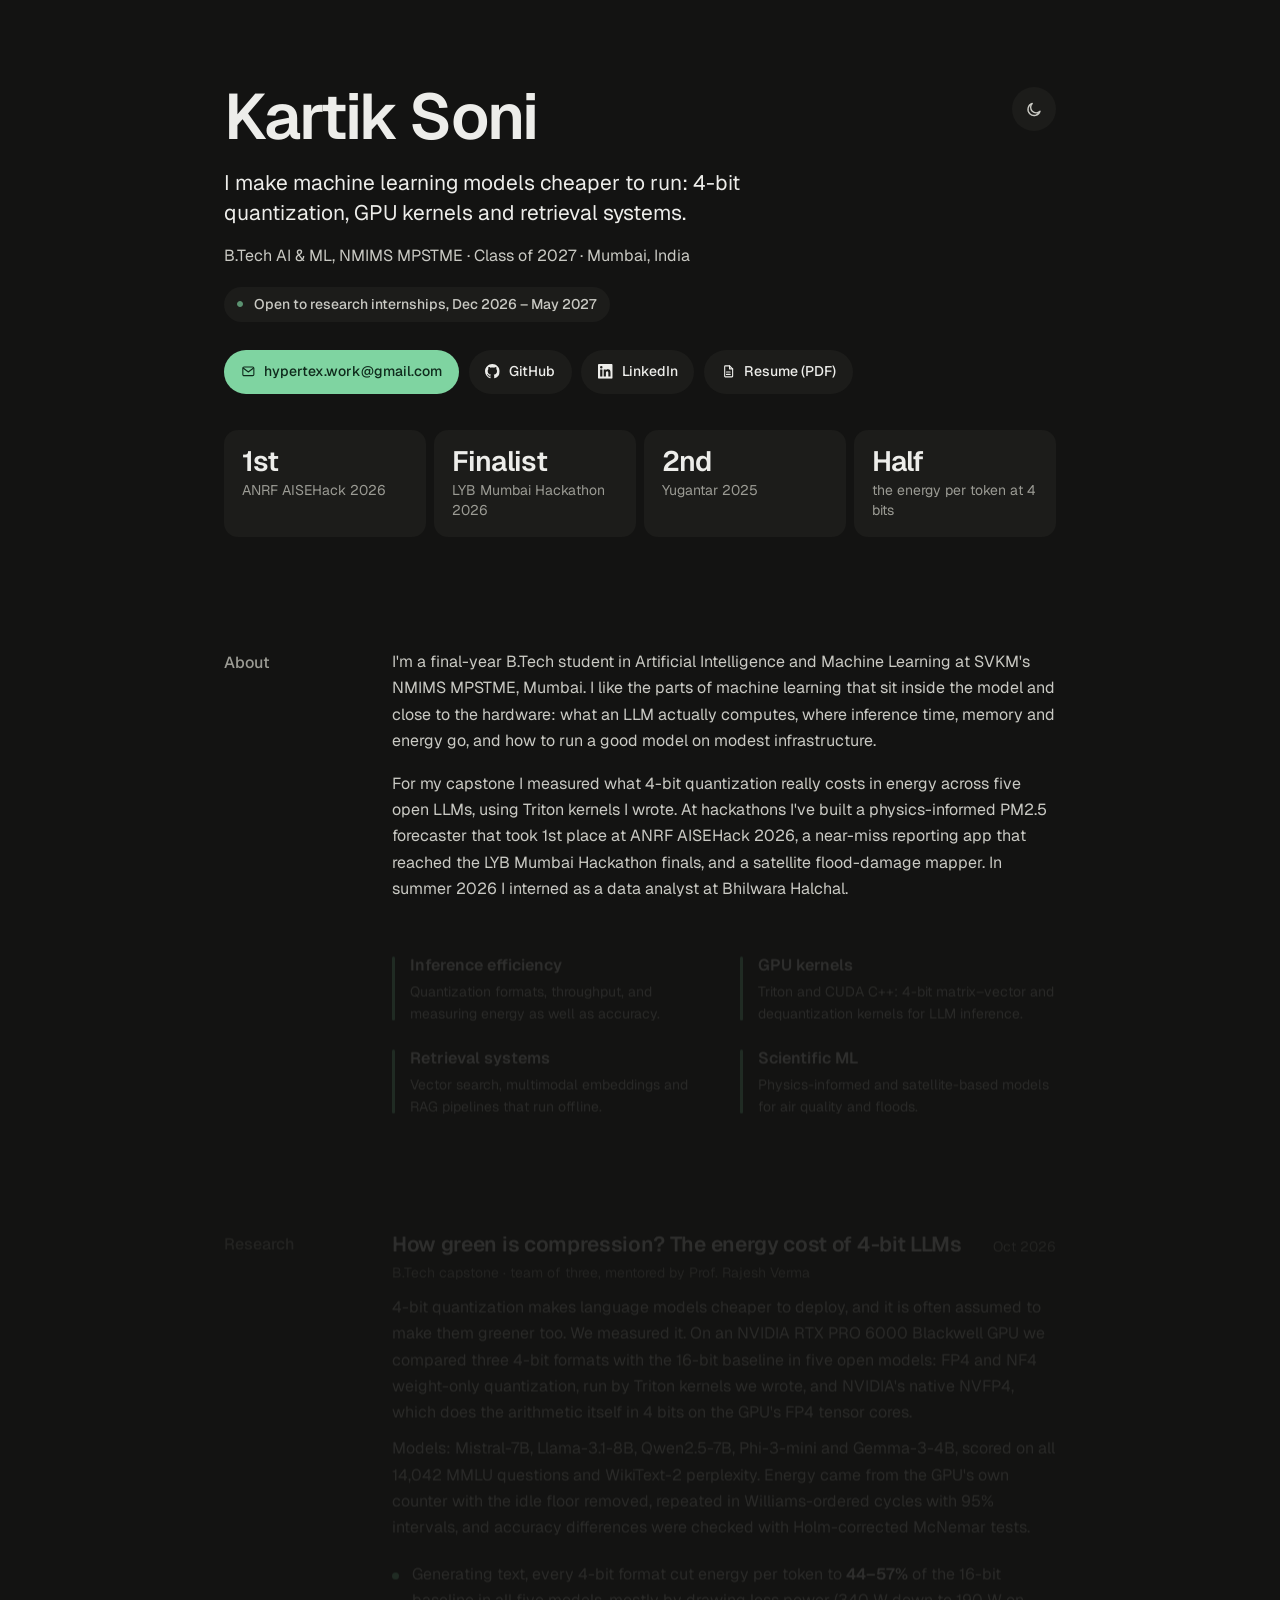
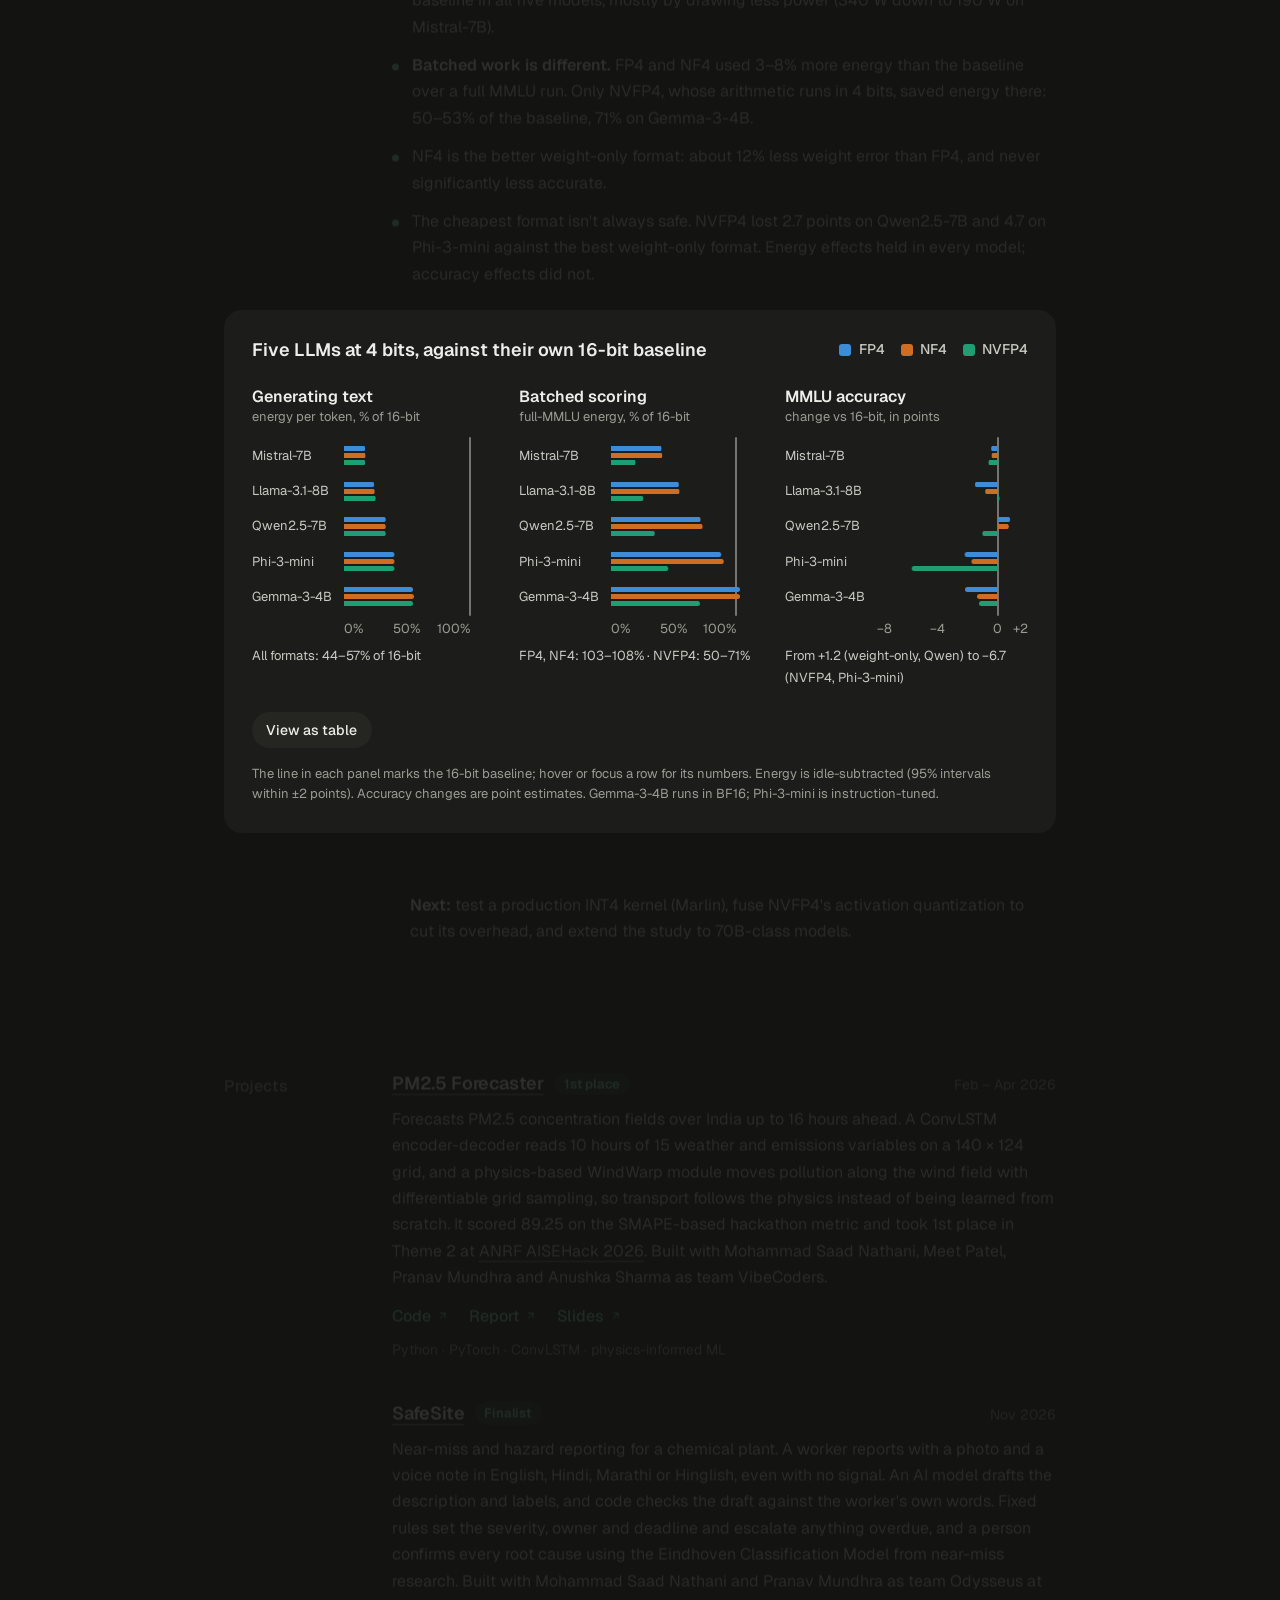
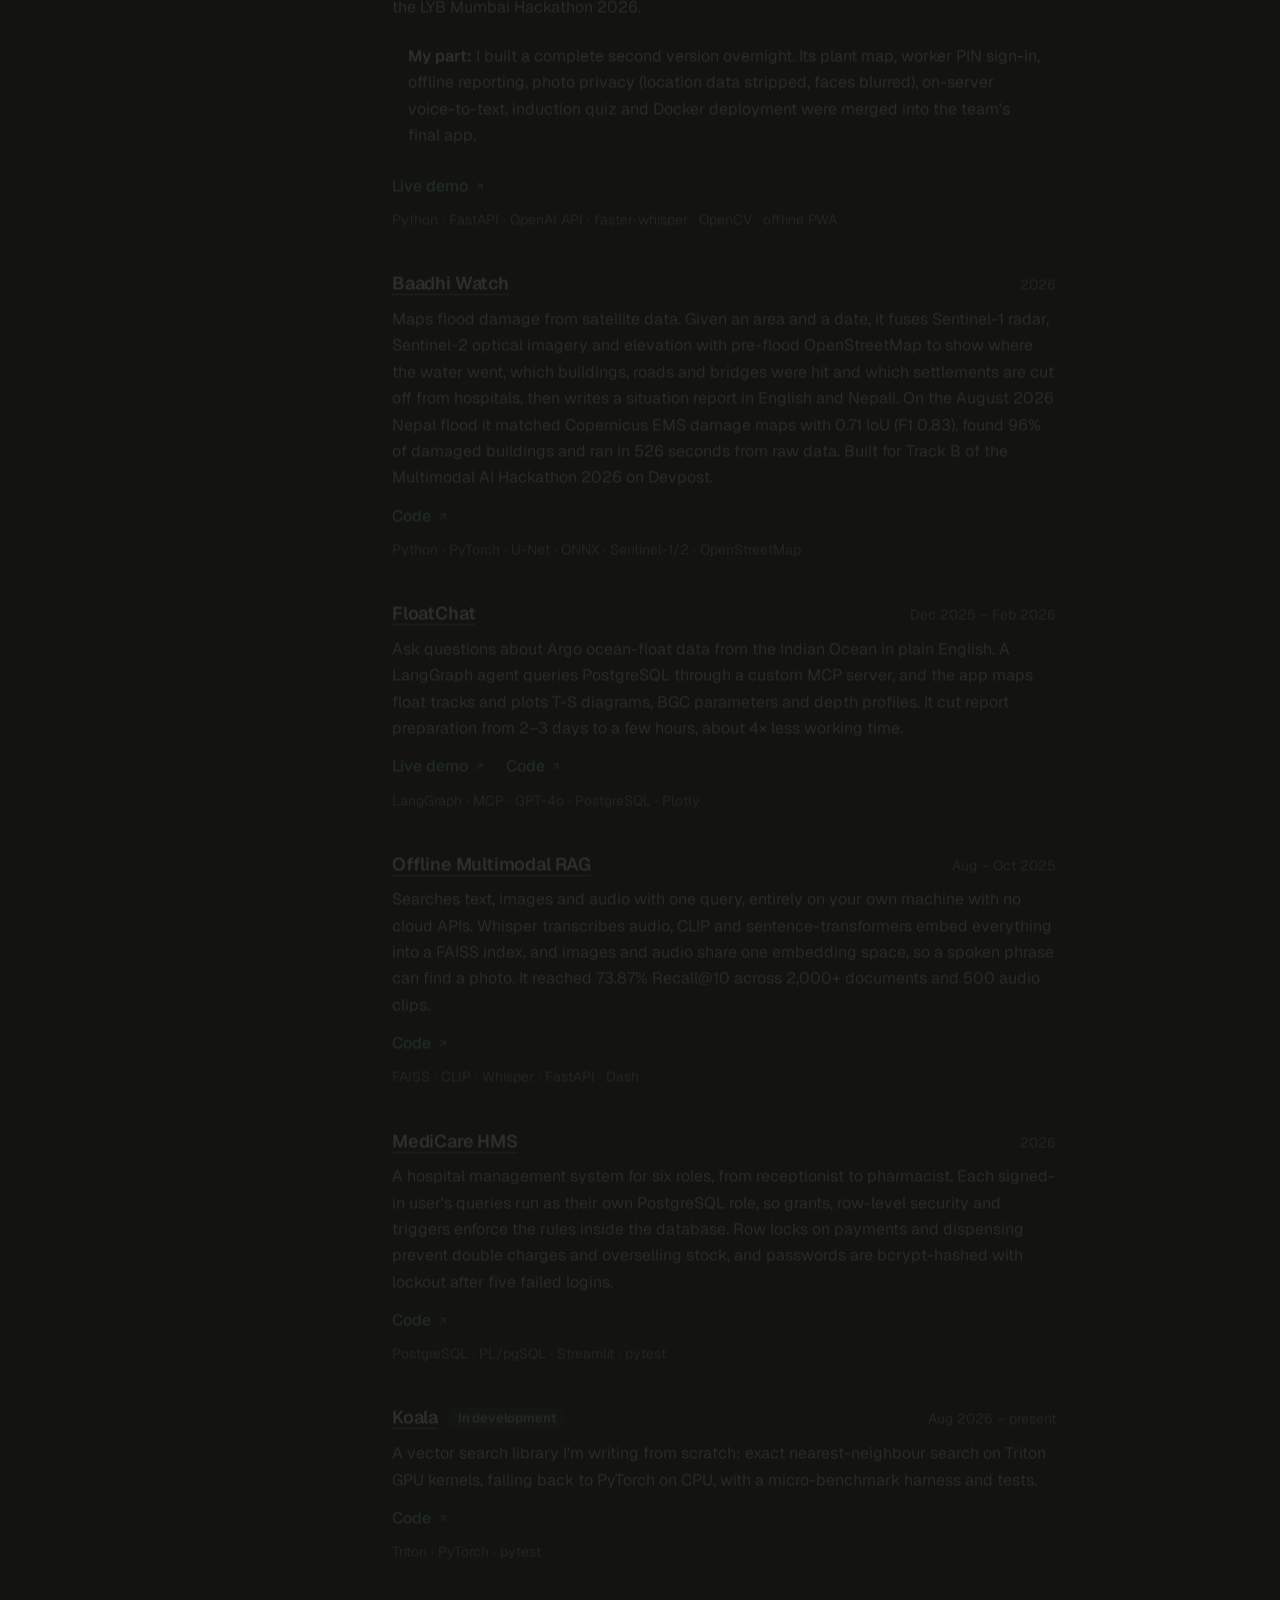
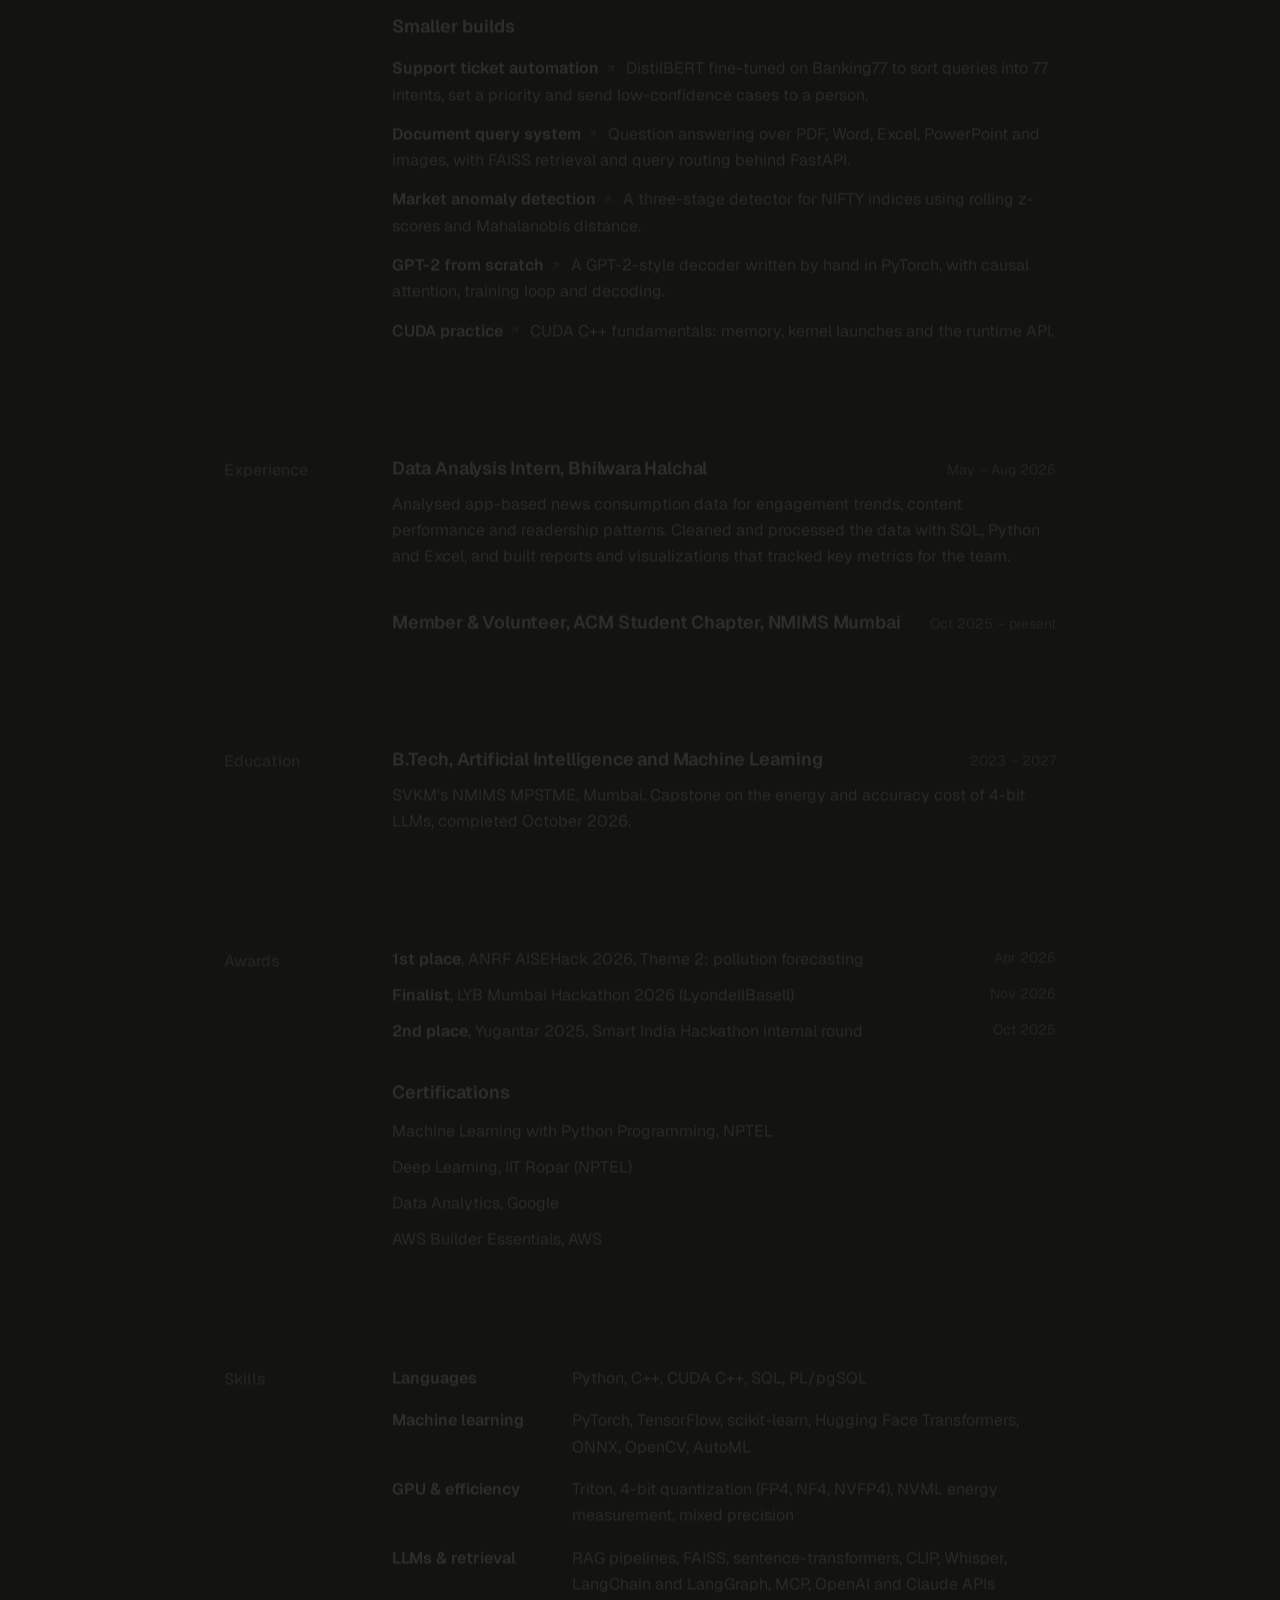
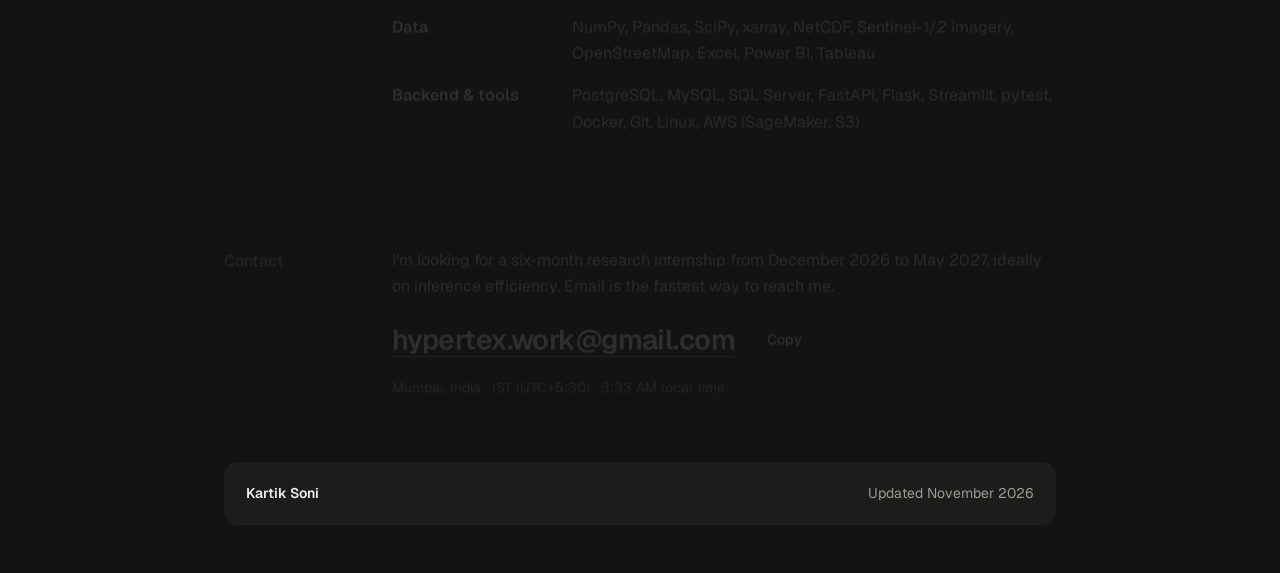
<file: profile.html>
<!DOCTYPE html>
<html lang="en">
<head>
    <meta charset="UTF-8">
    <title>Kartik Soni</title>
    <meta http-equiv="refresh" content="0; url=./">
    <link rel="canonical" href="https://kartiks15.github.io/">
</head>
<body>
    <p>My portfolio has moved to <a href="./">kartiks15.github.io</a>.</p>
</body>
</html>
</file>
<file: assets/css/style.css>
/* Kartik Soni — portfolio. One column, text first, dark by default. */

:root {
  --bg: #131312;
  --surface: #1c1c1a;
  --surface-2: #252522;
  --surface-3: #2f2f2b;
  --ink: #ededea;
  --ink-2: #c9c9c3;
  --muted: #9b9b94;
  --accent: #7fd4a1;
  --accent-ink: #0f2a1c;
  --focus: #7fd4a1;

  /* Chart series, validated on --surface (#1c1c1a) */
  --c-fp4: #3d8cd8;
  --c-nf4: #cf6e22;
  --c-nvfp4: #1f9e74;

  --font: "Geist", ui-sans-serif, system-ui, -apple-system, "Segoe UI", Roboto, Arial, sans-serif;
  --step--1: 0.875rem;
  --step-0: 1rem;
  --step-1: 1.125rem;
  --step-2: 1.3125rem;
  --step-3: 1.75rem;
  --step-4: clamp(2.5rem, 1.4rem + 3.6vw, 4rem);

  --page: 52rem;
  --gutter: 1.25rem;
  --label: 8.5rem;
  --radius: 0.875rem;
  --ease: cubic-bezier(0.2, 0.7, 0.2, 1);

  color-scheme: dark;
}

:root[data-theme="light"] {
  --bg: #f7f6f2;
  --surface: #efeee8;
  --surface-2: #e6e5de;
  --surface-3: #dcdbd3;
  --ink: #1b1b19;
  --ink-2: #3a3a36;
  --muted: #66665f;
  --accent: #1d6b47;
  --accent-ink: #ffffff;
  --focus: #1d6b47;

  /* Validated on --surface (#efeee8) */
  --c-fp4: #2a78d6;
  --c-nf4: #d9661f;
  --c-nvfp4: #168f67;

  color-scheme: light;
}

*, *::before, *::after { box-sizing: border-box; }

html {
  -webkit-text-size-adjust: 100%;
  text-size-adjust: 100%;
  scroll-behavior: smooth;
}

body {
  margin: 0;
  background: var(--bg);
  color: var(--ink);
  font-family: var(--font);
  font-size: var(--step-0);
  line-height: 1.65;
  -webkit-font-smoothing: antialiased;
  -moz-osx-font-smoothing: grayscale;
  text-rendering: optimizeLegibility;
  transition: background-color 0.3s var(--ease), color 0.3s var(--ease);
}

h1, h2, h3, h4, p, ul, ol, dl, dd, figure { margin: 0; }
ul, ol { padding: 0; list-style: none; }
img, svg { display: block; }
b, strong { font-weight: 600; color: var(--ink); }

a {
  color: inherit;
  text-decoration: underline;
  text-decoration-color: color-mix(in srgb, currentColor 35%, transparent);
  text-decoration-thickness: 1.5px;
  text-underline-offset: 0.22em;
  transition: color 0.2s var(--ease), text-decoration-color 0.2s var(--ease);
}
a:hover { color: var(--accent); text-decoration-color: currentColor; }

:focus-visible {
  outline: 2px solid var(--focus);
  outline-offset: 3px;
  border-radius: 6px;
}

::selection { background: var(--accent); color: var(--accent-ink); }

/* Skip link: visually hidden until focused (not a rule). */
.skip {
  position: absolute;
  width: 1px; /* taste-skill-ignore */
  height: 1px; /* taste-skill-ignore */
  overflow: hidden;
  clip-path: inset(50%);
  white-space: nowrap;
}
.skip:focus {
  left: 1rem;
  top: 1rem;
  z-index: 10;
  width: auto;
  height: auto;
  padding: 0.6rem 1rem;
  clip-path: none;
  border-radius: 999px;
  background: var(--accent);
  color: var(--accent-ink);
  font-weight: 600;
  text-decoration: none;
}

.sprite { position: absolute; width: 0; height: 0; overflow: hidden; }

.ico {
  width: 1.05em;
  height: 1.05em;
  flex: none;
  fill: none;
  stroke: currentColor;
  stroke-width: 1.8;
  stroke-linecap: round;
  stroke-linejoin: round;
}
.ico--sm { width: 0.8em; height: 0.8em; }

/* ---------- Page ---------- */

.page {
  width: min(100% - 2 * var(--gutter), var(--page));
  margin-inline: auto;
  padding-block: clamp(3rem, 2rem + 4vw, 5.5rem) 3rem;
}

/* ---------- Intro ---------- */

.intro { padding-bottom: clamp(2.5rem, 2rem + 2vw, 3.5rem); }

.intro__top {
  display: flex;
  align-items: flex-start;
  justify-content: space-between;
  gap: 1rem;
}

.intro h1 {
  font-size: var(--step-4);
  font-weight: 600;
  line-height: 1.05;
  letter-spacing: -0.035em;
}

.intro__pitch {
  max-width: 44ch;
  margin-top: 1.1rem;
  font-size: var(--step-2);
  line-height: 1.45;
  color: var(--ink);
  text-wrap: pretty;
}

.intro__meta {
  margin-top: 0.9rem;
  color: var(--ink-2);
}

.intro__status {
  display: inline-flex;
  align-items: center;
  gap: 0.6rem;
  margin-top: 1.1rem;
  padding: 0.35rem 0.9rem 0.35rem 0.75rem;
  border-radius: 999px;
  background: var(--surface);
  color: var(--ink-2);
  font-size: var(--step--1);
  font-weight: 500;
}
.intro__status::before {
  content: "";
  width: 0.5rem;
  height: 0.5rem;
  border-radius: 50%;
  background: var(--accent);
  animation: pulse 2.4s var(--ease) infinite;
}

@keyframes pulse {
  0%, 100% { transform: scale(1); opacity: 1; }
  50% { transform: scale(0.65); opacity: 0.55; }
}

.theme {
  display: grid;
  place-items: center;
  width: 2.75rem;
  height: 2.75rem;
  margin-top: 0.25rem;
  padding: 0;
  border: 0;
  border-radius: 50%;
  background: var(--surface);
  color: var(--ink-2);
  font-size: 1.1rem;
  cursor: pointer;
  transition: background-color 0.2s var(--ease), color 0.2s var(--ease), transform 0.2s var(--ease);
}
.theme:hover { background: var(--surface-2); color: var(--ink); }
.theme:active { transform: scale(0.92); }
.theme .ico--sun { display: none; }
:root[data-theme="light"] .theme .ico--sun { display: block; }
:root[data-theme="light"] .theme .ico--moon { display: none; }

.buttons {
  display: flex;
  flex-wrap: wrap;
  gap: 0.6rem;
  margin-top: 1.75rem;
}

.button {
  display: inline-flex;
  align-items: center;
  gap: 0.55rem;
  min-height: 2.75rem;
  padding: 0.55rem 1.05rem;
  border-radius: 999px;
  background: var(--surface);
  color: var(--ink);
  font-size: var(--step--1);
  font-weight: 500;
  text-decoration: none;
  transition: background-color 0.2s var(--ease), color 0.2s var(--ease), transform 0.2s var(--ease);
}
.button:hover { background: var(--surface-2); color: var(--ink); transform: translateY(-2px); }
.button:active { transform: translateY(0) scale(0.97); }
.button--primary { background: var(--accent); color: var(--accent-ink); }
.button--primary:hover { background: var(--accent); color: var(--accent-ink); filter: brightness(1.06); }

.stats {
  display: grid;
  grid-template-columns: repeat(4, minmax(0, 1fr));
  gap: 0.5rem;
  margin-top: 2.25rem;
}
.stats li {
  padding: 1rem 1.1rem 1.05rem;
  border-radius: var(--radius);
  background: var(--surface);
  color: var(--muted);
  font-size: var(--step--1);
  line-height: 1.4;
}
.stats b {
  display: block;
  margin-bottom: 0.3rem;
  color: var(--ink);
  font-size: var(--step-3);
  font-weight: 600;
  letter-spacing: -0.025em;
  line-height: 1.1;
}

/* ---------- Rows: label in the gutter, content to the right ---------- */

.row {
  display: grid;
  grid-template-columns: var(--label) minmax(0, 1fr);
  column-gap: 2rem;
  padding-block: clamp(2.5rem, 2rem + 2vw, 3.5rem);
}

.row__label {
  grid-column: 1;
  padding-top: 0.15rem;
  color: var(--muted);
  font-size: var(--step-0);
  font-weight: 500;
  line-height: 1.5;
}

.row__body { grid-column: 2; min-width: 0; }
.row__wide { grid-column: 1 / -1; margin-top: 2.5rem; }
.row__after { margin-top: 1.75rem; }

.prose p + p { margin-top: 1rem; }
.prose p { color: var(--ink-2); }

.focus {
  display: grid;
  grid-template-columns: repeat(2, minmax(0, 1fr));
  gap: 1.25rem 2rem;
  margin-top: 2rem;
}
.focus div { position: relative; padding-left: 1.1rem; }
.focus div::before {
  content: "";
  position: absolute;
  left: 0;
  top: 0.3rem;
  bottom: 0.3rem;
  width: 3px;
  border-radius: 3px;
  background: var(--accent);
}
.focus dt { font-weight: 600; }
.focus dd { margin-top: 0.2rem; color: var(--ink-2); font-size: var(--step--1); line-height: 1.55; }

/* ---------- Entries (projects, research, experience) ---------- */

.entry + .entry { margin-top: 2.5rem; }

.entry__head {
  display: flex;
  flex-wrap: wrap;
  align-items: baseline;
  justify-content: space-between;
  column-gap: 1rem;
  row-gap: 0.15rem;
}

.entry h3 {
  font-size: var(--step-1);
  font-weight: 600;
  line-height: 1.35;
  letter-spacing: -0.01em;
}
.entry h3 a { text-decoration-color: color-mix(in srgb, currentColor 30%, transparent); }

.entry--lead h3 { font-size: var(--step-2); letter-spacing: -0.015em; }

.entry__date {
  color: var(--muted);
  font-size: var(--step--1);
  white-space: nowrap;
}

.entry__meta { margin-top: 0.2rem; color: var(--muted); font-size: var(--step--1); }

.entry > p:not(.entry__meta):not(.entry__tags) { margin-top: 0.6rem; color: var(--ink-2); }
.entry--lead > p:not(.entry__meta) { margin-top: 0.9rem; }

.badge {
  display: inline-block;
  margin-left: 0.4rem;
  padding: 0.12rem 0.6rem;
  border-radius: 999px;
  background: color-mix(in srgb, var(--accent) 16%, transparent);
  color: var(--accent);
  font-size: 0.8125rem;
  font-weight: 600;
  line-height: 1.5;
  vertical-align: 0.12em;
  white-space: nowrap;
}

.entry__part {
  padding: 0.8rem 1rem;
  border-radius: var(--radius);
  background: var(--surface);
}

.entry__links {
  display: flex;
  flex-wrap: wrap;
  gap: 0.4rem 1.25rem;
  margin-top: 0.75rem;
  font-weight: 500;
}
.entry__links a {
  display: inline-flex;
  align-items: center;
  gap: 0.3rem;
  color: var(--accent);
  text-decoration: none;
}
.entry__links a .ico { transition: transform 0.2s var(--ease); }
.entry__links a:hover { text-decoration: underline; text-decoration-thickness: 1.5px; }
.entry__links a:hover .ico { transform: translate(2px, -2px); }

.entry__tags {
  margin-top: 0.55rem;
  color: var(--muted);
  font-size: var(--step--1);
}

.findings {
  display: grid;
  gap: 0.75rem;
  margin-top: 1.25rem;
}
.findings li {
  position: relative;
  padding-left: 1.25rem;
  color: var(--ink-2);
}
.findings li::before {
  content: "";
  position: absolute;
  left: 0;
  top: 0.68em;
  width: 0.45rem;
  height: 0.45rem;
  border-radius: 50%;
  background: var(--accent);
}

.next {
  padding: 0.9rem 1.1rem;
  border-radius: var(--radius);
  background: var(--surface);
  color: var(--ink-2);
}

/* ---------- Chart ---------- */

.chart {
  container-type: inline-size;
  padding: clamp(1.1rem, 0.8rem + 1.2vw, 1.75rem);
  border-radius: calc(var(--radius) + 4px);
  background: var(--surface);
}

.chart__cap {
  display: flex;
  flex-wrap: wrap;
  align-items: baseline;
  justify-content: space-between;
  gap: 0.5rem 1.5rem;
}
.chart__title { font-weight: 600; font-size: var(--step-1); line-height: 1.35; }

.legend {
  display: flex;
  flex-wrap: wrap;
  gap: 0.35rem 1rem;
  color: var(--ink-2);
  font-size: var(--step--1);
  font-weight: 500;
}
.legend li { display: inline-flex; align-items: center; gap: 0.45rem; }
.sw { width: 0.75rem; height: 0.75rem; border-radius: 3px; }
.sw--fp4 { background: var(--c-fp4); }
.sw--nf4 { background: var(--c-nf4); }
.sw--nvfp4 { background: var(--c-nvfp4); }

.chart__grid {
  display: grid;
  gap: 1.75rem;
  margin-top: 1.5rem;
}
@container (min-width: 700px) {
  .chart__grid { grid-template-columns: repeat(3, minmax(0, 1fr)); gap: 1.5rem; }
}

.panel { --k: 5.75rem; min-width: 0; }

.panel h4 {
  font-size: var(--step-0);
  font-weight: 600;
  line-height: 1.35;
}
.panel h4 span {
  display: block;
  color: var(--muted);
  font-size: 0.8125rem;
  font-weight: 400;
}

.gplot {
  position: relative;
  display: grid;
  gap: 0.2rem;
  margin-top: 0.9rem;
}
.gplot::before {
  content: "";
  position: absolute;
  top: -0.2rem;
  bottom: -0.2rem;
  left: calc(var(--k) + (100% - var(--k)) * var(--ref));
  width: 2px;
  margin-left: -1px;
  border-radius: 2px;
  background: var(--muted);
  opacity: 0.7;
}

.grow {
  display: grid;
  grid-template-columns: var(--k) minmax(0, 1fr);
  align-items: center;
  min-height: 2rem;
  border-radius: 6px;
  cursor: default;
  transition: background-color 0.15s var(--ease);
}
.grow:hover, .grow:focus-visible { background: var(--surface-2); }
.grow:focus-visible { outline-offset: 1px; }

.grow__k {
  padding-right: 0.5rem;
  color: var(--ink-2);
  font-size: 0.8125rem;
  white-space: nowrap;
  overflow: hidden;
  text-overflow: ellipsis;
}

.grow__bars { display: grid; gap: 2px; padding-block: 0.3rem; }

.gbar {
  display: block;
  height: 5px;
  border-radius: 0 3px 3px 0;
  transform-origin: left center;
}
.gbar--neg { border-radius: 3px 0 0 3px; transform-origin: right center; }
.gbar--fp4 { background: var(--c-fp4); }
.gbar--nf4 { background: var(--c-nf4); }
.gbar--nvfp4 { background: var(--c-nvfp4); }

.gaxis {
  position: relative;
  height: 1.3rem;
  margin-top: 0.35rem;
  margin-left: var(--k);
  color: var(--muted);
  font-size: 0.8125rem;
}
.gaxis span { position: absolute; top: 0; transform: translateX(-50%); white-space: nowrap; }
.gaxis span:first-child { transform: none; }
.gaxis span:last-child { transform: translateX(-100%); }

.panel__note {
  margin-top: 0.4rem;
  color: var(--ink-2);
  font-size: 0.8125rem;
}

.chart__table { margin-top: 1.5rem; }
.chart__table summary {
  display: inline-flex;
  align-items: center;
  min-height: 2.25rem;
  padding: 0.3rem 0.9rem;
  border-radius: 999px;
  background: var(--surface-2);
  font-size: var(--step--1);
  font-weight: 500;
  cursor: pointer;
  list-style: none;
  transition: background-color 0.2s var(--ease);
}
.chart__table summary::-webkit-details-marker { display: none; }
.chart__table summary:hover { background: var(--surface-3); }
.chart__table[open] summary { margin-bottom: 0.9rem; }

.table-scroll { overflow-x: auto; }
table {
  width: 100%;
  border-collapse: separate;
  border-spacing: 0;
  font-size: var(--step--1);
  font-variant-numeric: tabular-nums;
}
th, td { padding: 0.45rem 0.75rem; text-align: left; white-space: nowrap; }
thead th { color: var(--muted); font-weight: 500; }
tbody tr:nth-child(odd) th, tbody tr:nth-child(odd) td { background: var(--surface-2); }
tbody tr:nth-child(odd) th { border-radius: 6px 0 0 6px; }
tbody tr:nth-child(odd) td:last-child { border-radius: 0 6px 6px 0; }
tbody th { font-weight: 500; }

.chart__note {
  margin-top: 1rem;
  color: var(--muted);
  font-size: 0.8125rem;
  line-height: 1.55;
}

/* ---------- Smaller builds ---------- */

.more { margin-top: 3rem; }
.more h3 { font-size: var(--step-1); font-weight: 600; }
.more ul { display: grid; gap: 0.8rem; margin-top: 0.9rem; }
.more li { color: var(--ink-2); }
.more a {
  display: inline-flex;
  align-items: center;
  gap: 0.3rem;
  margin-right: 0.35rem;
  color: var(--ink);
  font-weight: 600;
  text-decoration: none;
}
.more a:hover { color: var(--accent); }
.more a .ico { color: var(--muted); }

/* ---------- Awards, skills ---------- */

.plain { display: grid; gap: 0.6rem; }
.plain li {
  display: flex;
  flex-wrap: wrap;
  justify-content: space-between;
  gap: 0.1rem 1rem;
  color: var(--ink-2);
}
.plain__date { color: var(--muted); font-size: var(--step--1); white-space: nowrap; }

.sub {
  margin-top: 2rem;
  margin-bottom: 0.75rem;
  font-size: var(--step-1);
  font-weight: 600;
}

.skills { display: grid; gap: 1rem; }
.skills div {
  display: grid;
  grid-template-columns: 10rem minmax(0, 1fr);
  gap: 0.15rem 1.25rem;
}
.skills dt { font-weight: 600; }
.skills dd { color: var(--ink-2); }

/* ---------- Contact ---------- */

.contact__lede { color: var(--ink-2); }

.contact__email {
  display: flex;
  flex-wrap: wrap;
  align-items: center;
  gap: 0.75rem 1rem;
  margin-top: 1.25rem;
}
.contact__email a {
  font-size: clamp(1.3rem, 1rem + 1.4vw, 1.75rem);
  font-weight: 600;
  letter-spacing: -0.02em;
  line-height: 1.25;
  overflow-wrap: anywhere;
}

.copy {
  min-height: 2.5rem;
  padding: 0.4rem 1rem;
  border: 0;
  border-radius: 999px;
  background: var(--surface);
  color: var(--ink);
  font: inherit;
  font-size: var(--step--1);
  font-weight: 500;
  cursor: pointer;
  transition: background-color 0.2s var(--ease), color 0.2s var(--ease), transform 0.2s var(--ease);
}
.copy:hover { background: var(--surface-2); }
.copy:active { transform: scale(0.95); }
.copy.is-done { background: var(--accent); color: var(--accent-ink); }

.contact__time { margin-top: 1rem; color: var(--muted); font-size: var(--step--1); }

/* ---------- Footer ---------- */

.footer {
  display: flex;
  flex-wrap: wrap;
  justify-content: space-between;
  gap: 0.5rem 1rem;
  margin-top: 1.5rem;
  padding: 1.25rem 1.4rem;
  border-radius: var(--radius);
  background: var(--surface);
  color: var(--muted);
  font-size: var(--step--1);
}
.footer__name { color: var(--ink); font-weight: 600; }

/* ---------- Tooltip ---------- */

.tip {
  position: fixed;
  z-index: 20;
  max-width: min(22rem, calc(100vw - 1rem));
  padding: 0.55rem 0.8rem;
  border-radius: 10px;
  background: var(--ink);
  color: var(--bg);
  font-size: 0.8125rem;
  line-height: 1.45;
  pointer-events: none;
  transform: translate(-50%, calc(-100% - 10px));
}

/* ---------- Entrance (only when JS runs and motion is allowed) ---------- */

@media (prefers-reduced-motion: no-preference) {
  .js .reveal {
    opacity: 0;
    transform: translateY(20px);
    transition: opacity 0.55s var(--ease), transform 0.55s var(--ease);
    transition-delay: calc(var(--i, 0) * 65ms);
  }
  .js .reveal.is-in { opacity: 1; transform: none; }

  .chart.will-grow .gbar { transform: scaleX(0); transition: transform 0.9s var(--ease); transition-delay: calc(var(--i, 0) * 45ms); }
  .chart.will-grow.is-in .gbar { transform: scaleX(1); }
}

@media (prefers-reduced-motion: reduce) {
  html { scroll-behavior: auto; }
  *, *::before, *::after { animation: none !important; transition-duration: 0.01ms !important; }
}

/* ---------- Small screens ---------- */

@media (max-width: 760px) {
  .row { grid-template-columns: minmax(0, 1fr); }
  .row__label { grid-column: 1; margin-bottom: 1.1rem; color: var(--ink); font-size: var(--step-2); font-weight: 600; letter-spacing: -0.015em; }
  .row__body { grid-column: 1; }
  .row__wide { margin-top: 2rem; }
  .stats { grid-template-columns: repeat(2, minmax(0, 1fr)); }
  .skills div { grid-template-columns: minmax(0, 1fr); }
}

@media (max-width: 520px) {
  :root { --gutter: 1rem; }
  .focus { grid-template-columns: minmax(0, 1fr); }
  .stats { grid-template-columns: minmax(0, 1fr); gap: 0.4rem; }
  .stats li { display: flex; align-items: baseline; gap: 0.75rem; padding: 0.75rem 1rem; }
  .stats b { flex: none; width: 5.75rem; margin: 0; font-size: var(--step-2); }
  .button { flex: 1 1 auto; justify-content: center; }
  .buttons li:first-child { flex-basis: 100%; }
  .buttons li { display: flex; flex: 1 1 auto; }
  .chart { margin-inline: calc(var(--gutter) * -0.5); }
  .panel { --k: 6.25rem; }
  th, td { padding: 0.4rem 0.3rem; font-size: 0.8125rem; }
  th:first-child { padding-left: 0.5rem; }
  thead th { white-space: normal; vertical-align: bottom; }
}

@media print {
  :root, :root[data-theme="light"] { --bg: #fff; --ink: #000; --ink-2: #222; --muted: #555; --surface: #f2f2f2; }
  .theme, .copy, .skip, .tip { display: none !important; }
  .js .reveal { opacity: 1 !important; transform: none !important; }
}
</file>
